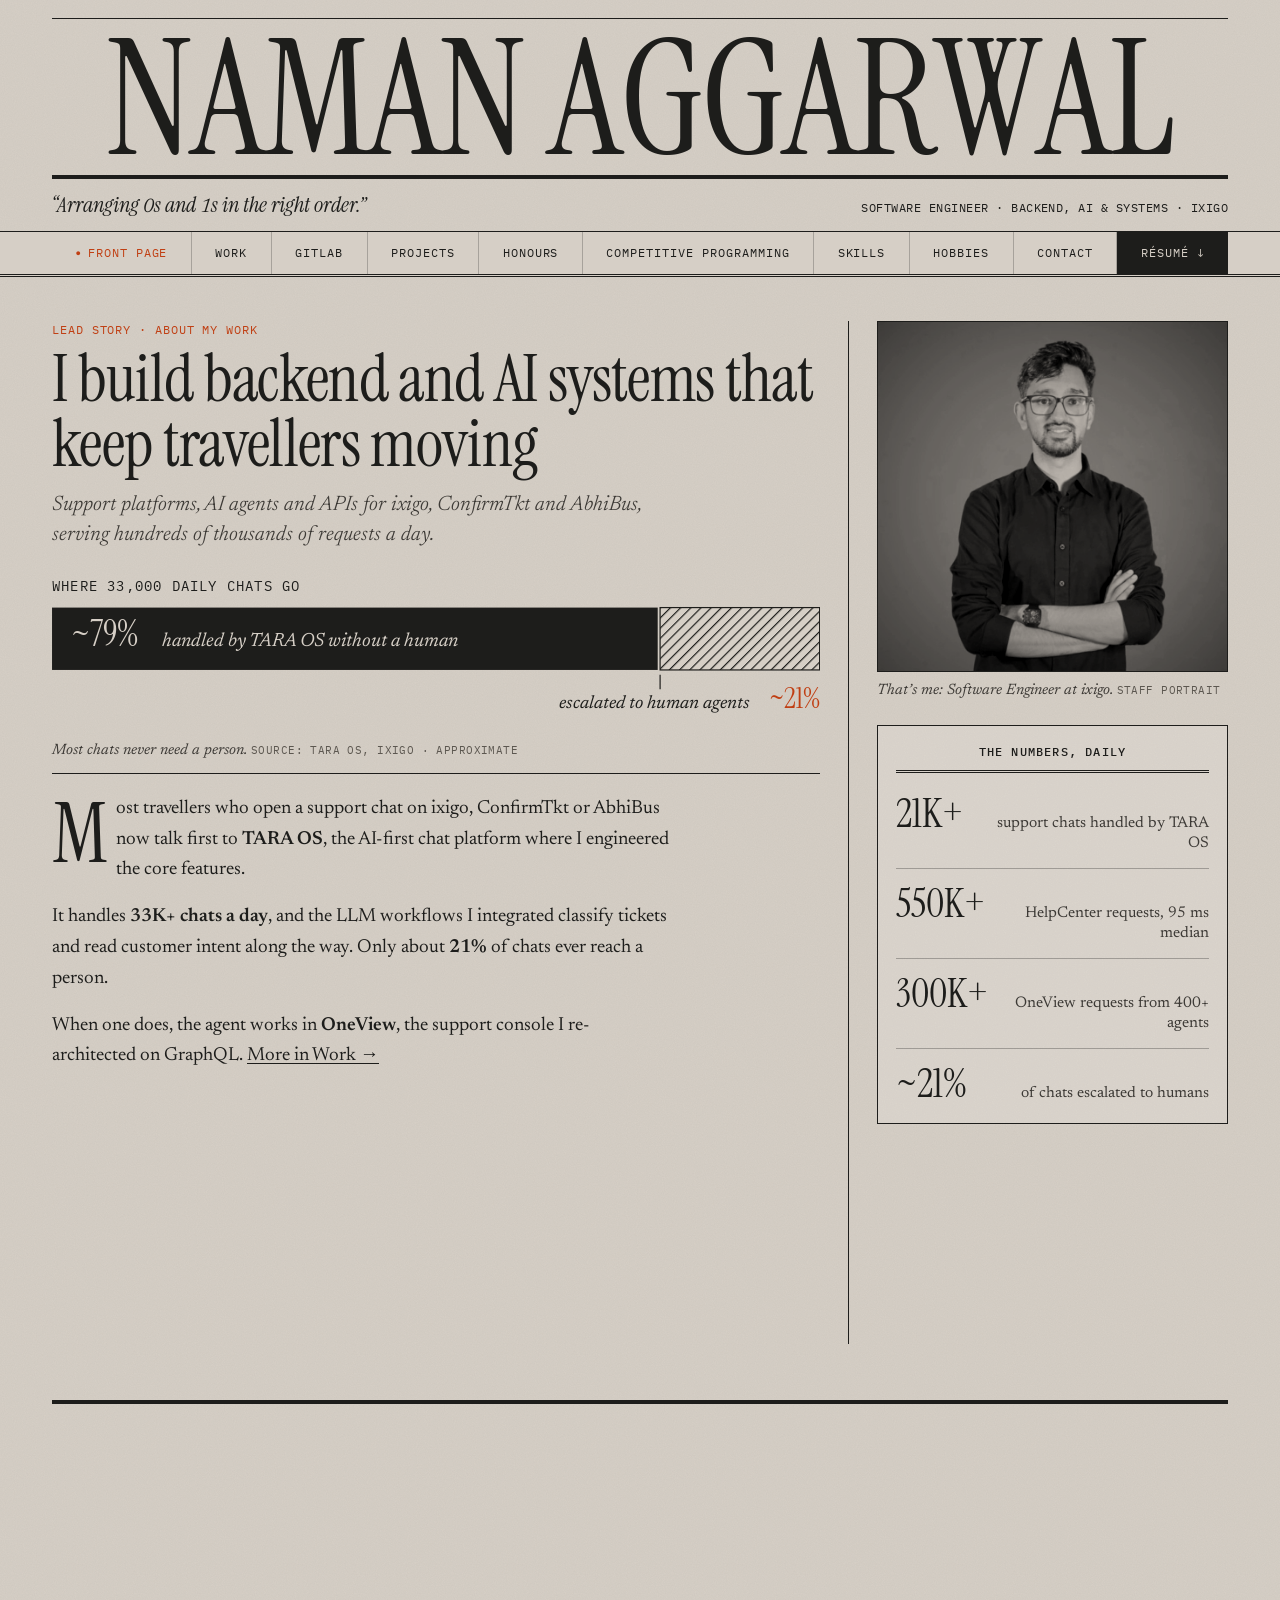
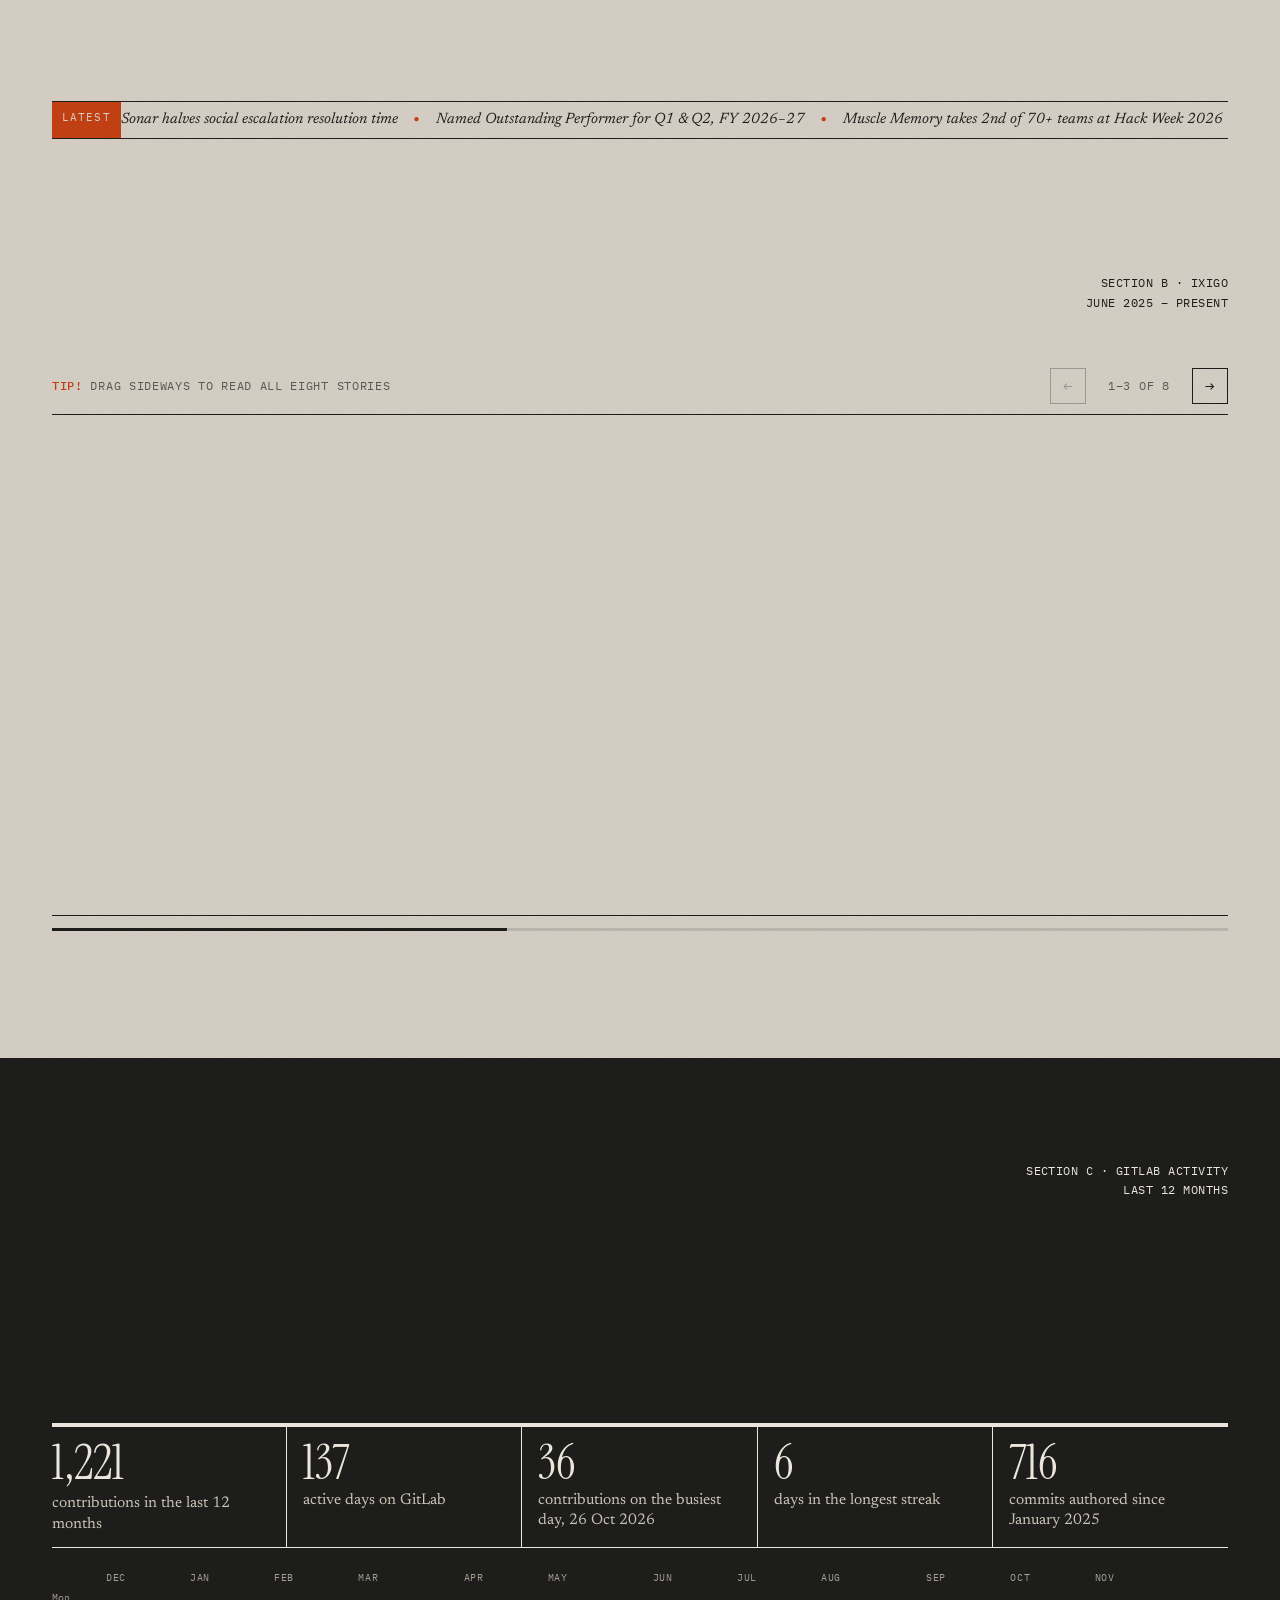
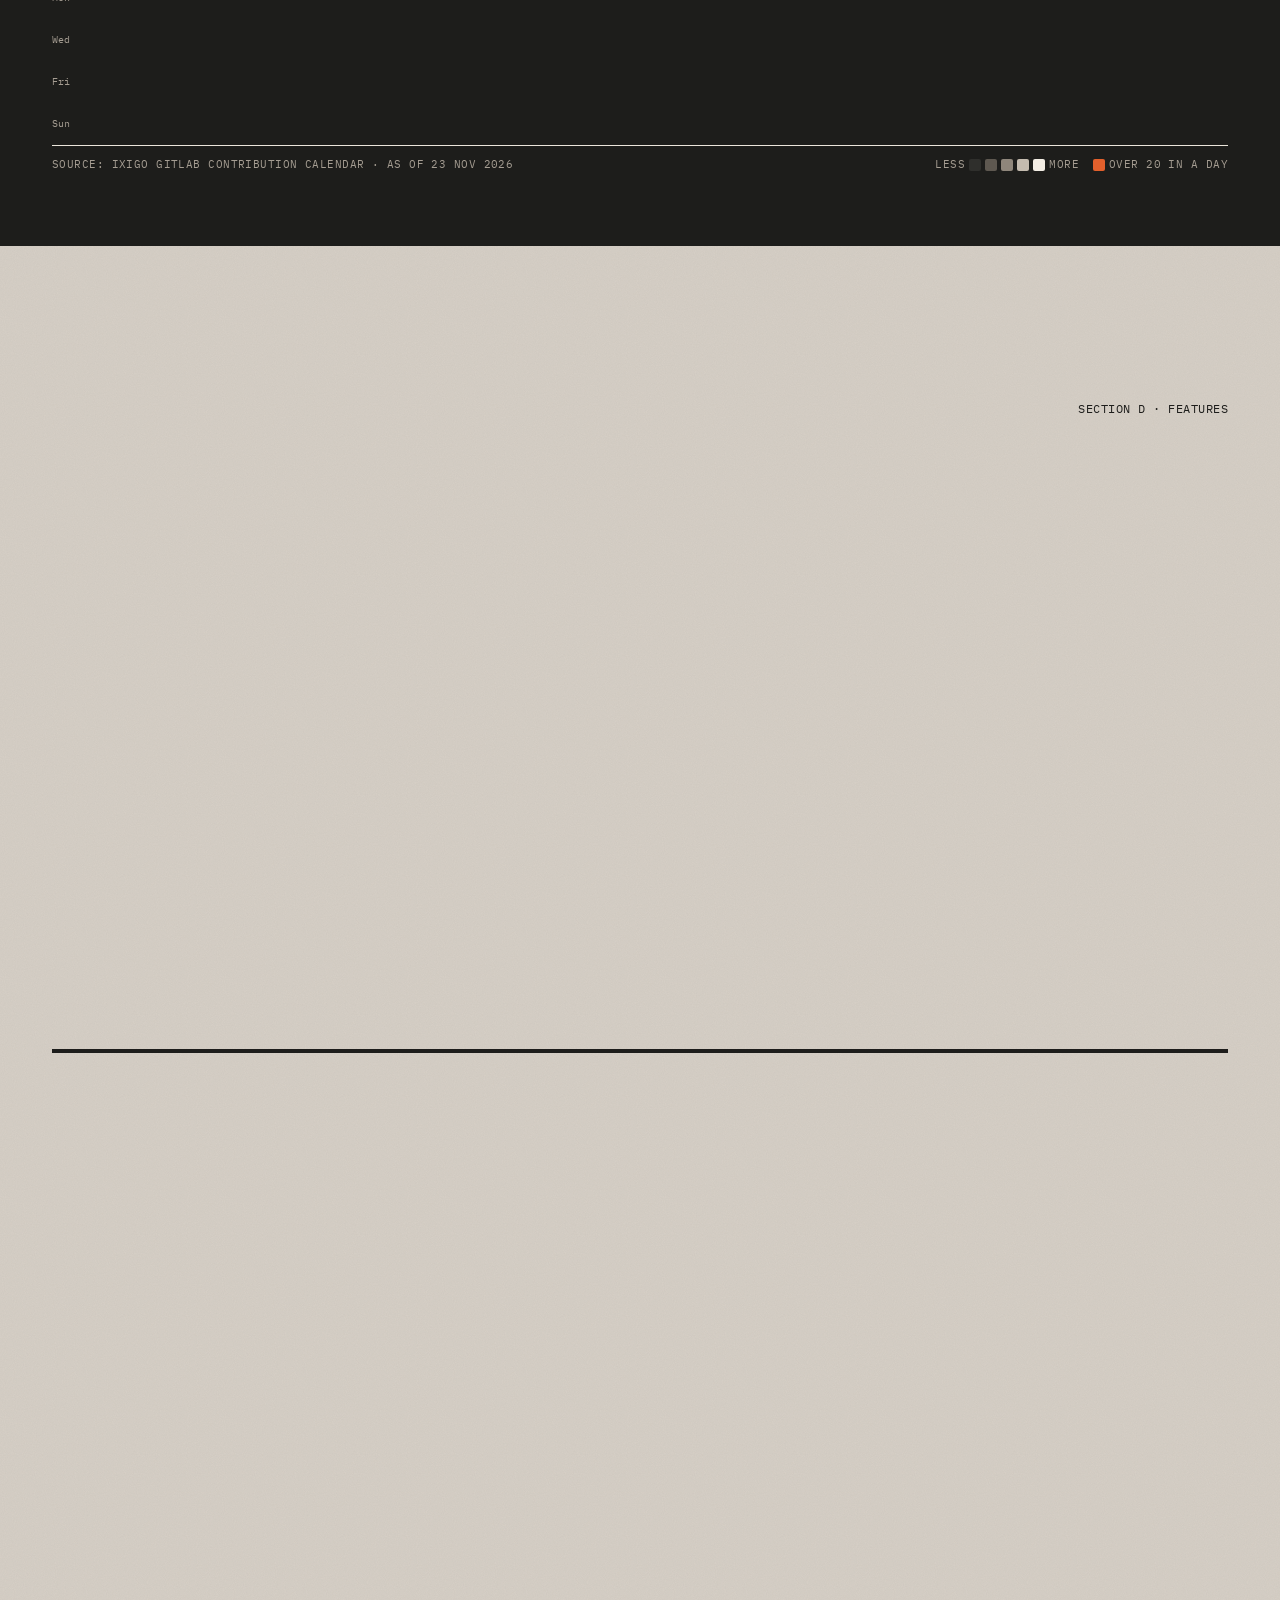
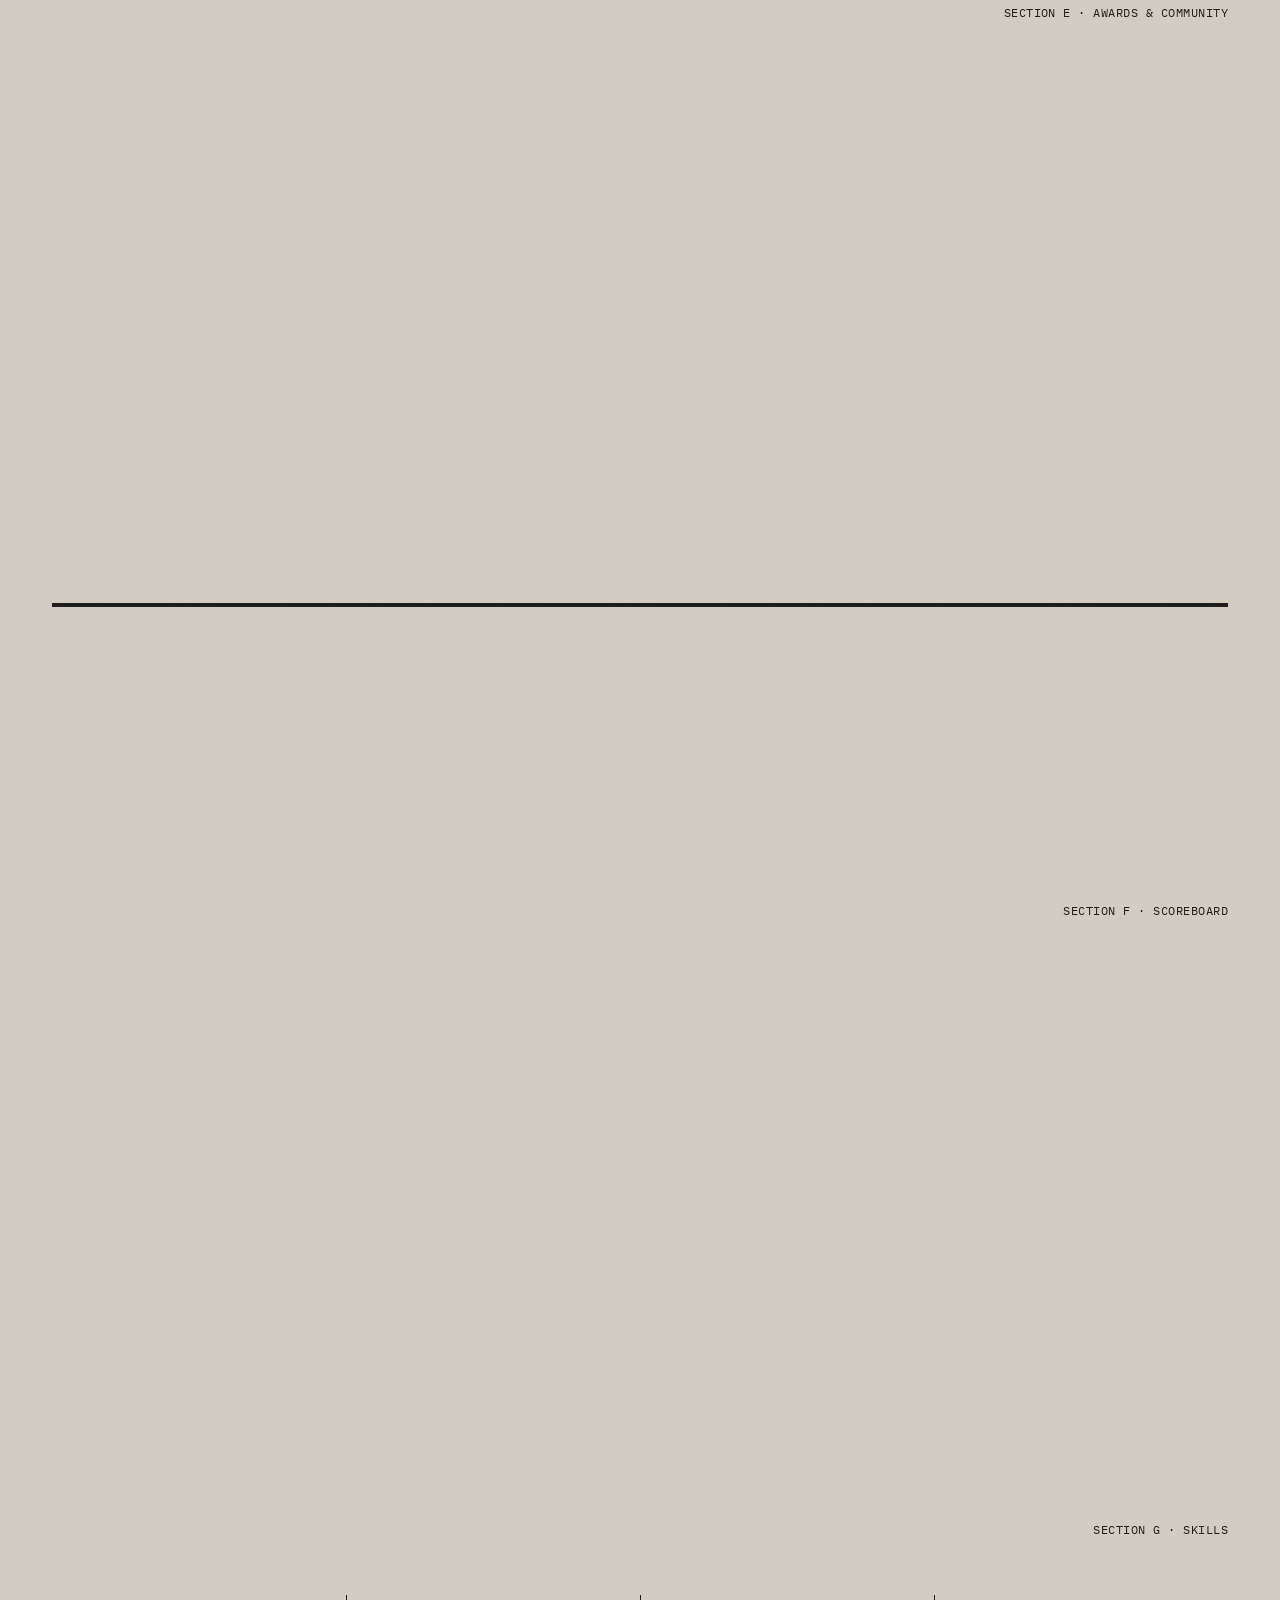
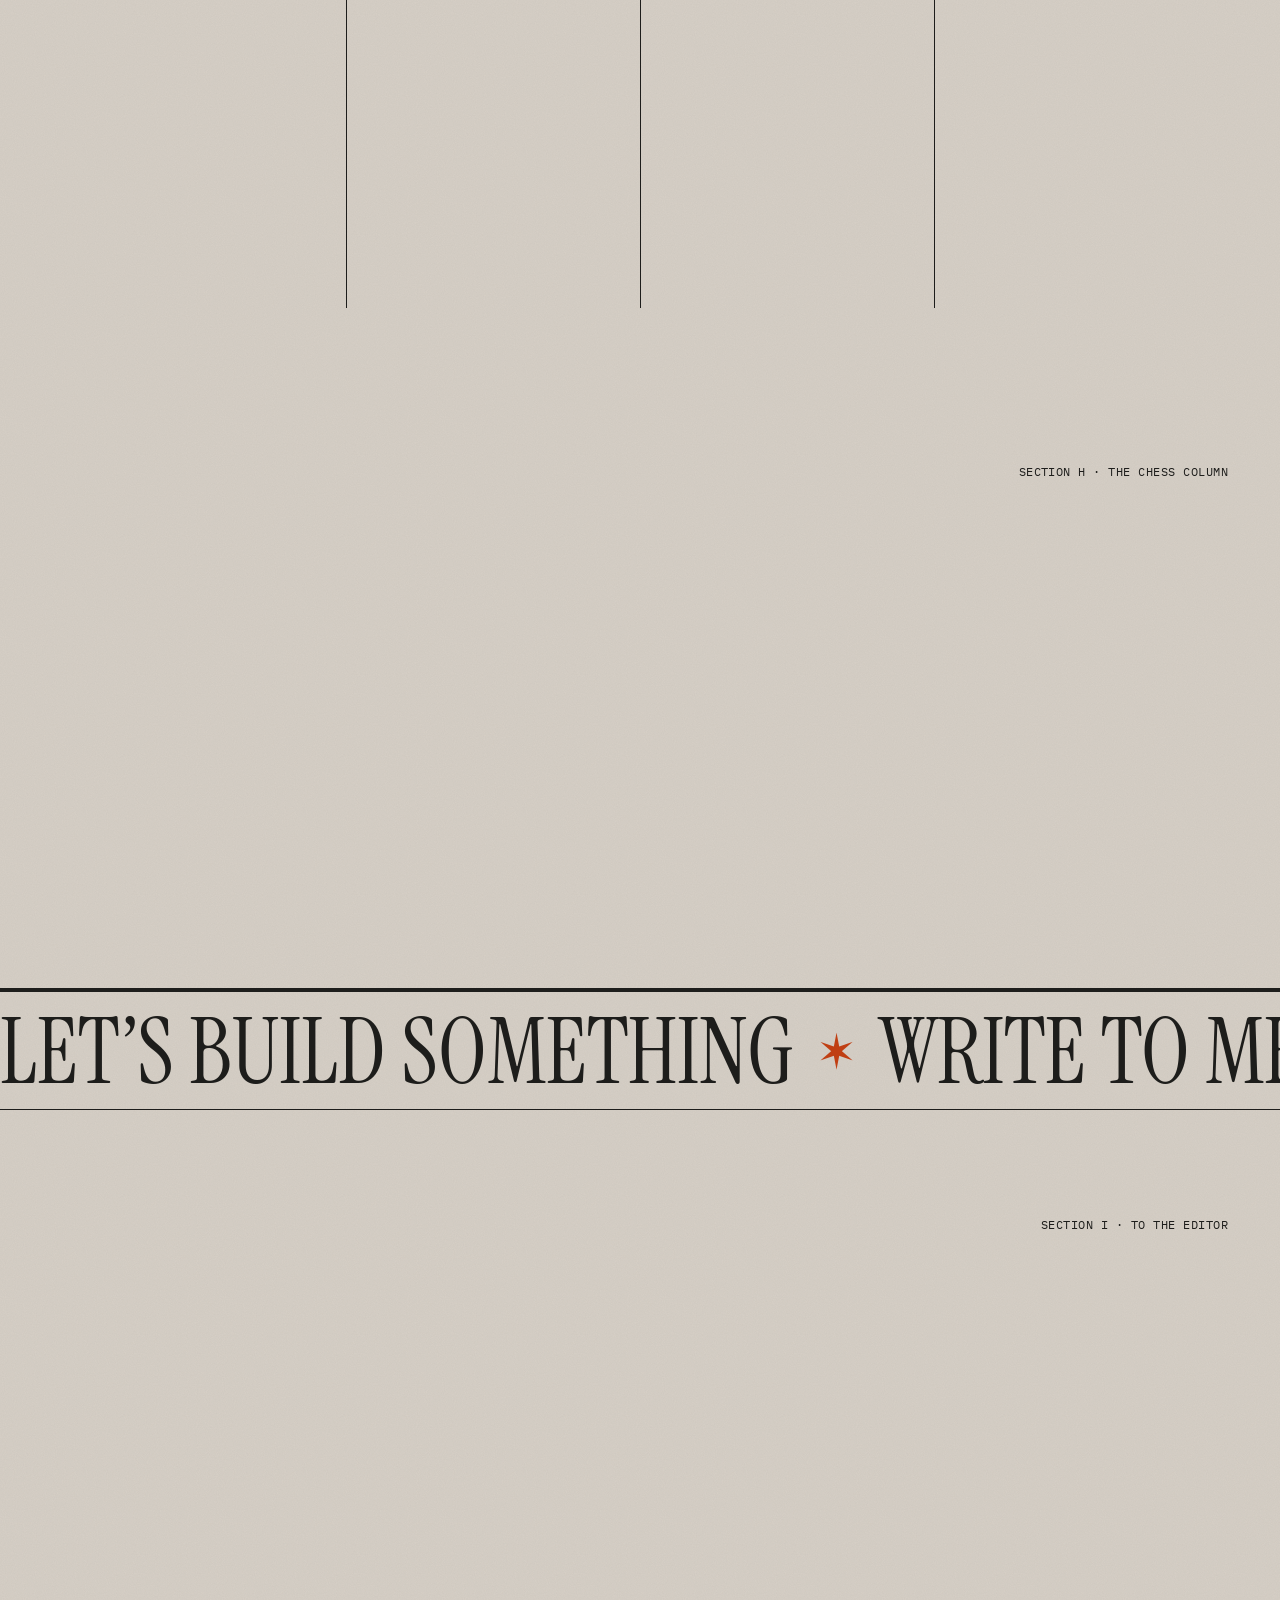
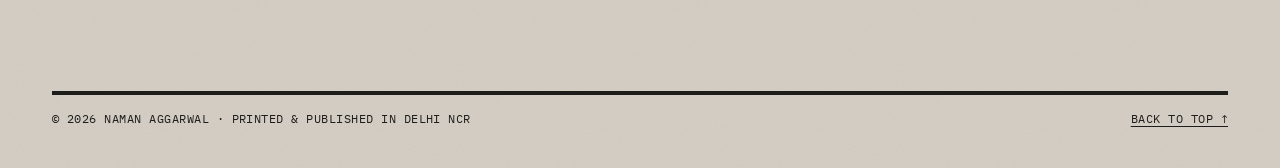
<file: index.html>
<!doctype html>
<html lang="en">
<head>
<meta charset="utf-8">
<meta name="viewport" content="width=device-width, initial-scale=1">
<title>Naman Aggarwal</title>
<meta name="description" content="Naman Aggarwal — Software Engineer at ixigo building backend systems, AI support platforms and LLM pipelines.">
<meta property="og:type" content="website">
<meta property="og:title" content="Naman Aggarwal">
<meta property="og:description" content="Software engineer at ixigo building backend systems, AI support platforms and LLM pipelines.">
<meta property="og:url" content="https://namanaggarwal21.github.io/Portfolio/">
<meta property="og:image" content="https://namanaggarwal21.github.io/Portfolio/assets/portrait.jpg">
<meta name="twitter:card" content="summary">
<script>
  (function () {
    var d = document.documentElement;
    d.classList.add('js');
    // Spinning-newspaper intro: once per browser session, never for reduced-motion visitors. Add ?intro to the URL to replay it.
    var skip = false;
    try {
      var reduce = window.matchMedia && matchMedia('(prefers-reduced-motion: reduce)').matches;
      var force = /[?&](intro|print)\b/.test(location.search);
      var seen = false;
      // if storage is unavailable we can't remember a visit, so don't replay the intro every time
      try { seen = sessionStorage.getItem('intro-seen') === '1'; } catch (e) { seen = true; }
      skip = reduce || (seen && !force);
    } catch (e) {}
    if (skip) d.classList.add('no-press');
  })();
</script>
<link rel="preconnect" href="https://fonts.googleapis.com">
<link rel="preconnect" href="https://fonts.gstatic.com" crossorigin>
<link href="https://fonts.googleapis.com/css2?family=Instrument+Serif:ital@0;1&family=Newsreader:ital,opsz,wght@0,6..72,300..700;1,6..72,300..700&family=IBM+Plex+Mono:wght@400;500&family=Caveat:wght@600&display=swap" rel="stylesheet">
<style>
  :root {
    --paper: #d6cfc6;
    --paper-dark: #cdc6be;
    --ink: #1d1d1b;
    --ink-soft: #3d3a36;
    --muted: #5c5750;
    --accent: #c03f13;
    --rule: #1d1d1b;
    --display: "Instrument Serif", "Times New Roman", serif;
    --body: "Newsreader", Georgia, serif;
    --mono: "IBM Plex Mono", ui-monospace, monospace;
    --max: 1240px;
    --gutter: 16px;
    color-scheme: light;
  }
  @media (min-width: 720px) { :root { --gutter: 32px; } }

  * { box-sizing: border-box; }
  html { scroll-behavior: smooth; -webkit-text-size-adjust: 100%; }
  @media (prefers-reduced-motion: reduce) { html { scroll-behavior: auto; } }

  body {
    margin: 0;
    background-color: var(--paper);
    /* faint paper grain */
    background-image: url("data:image/svg+xml,%3Csvg xmlns='http://www.w3.org/2000/svg' width='220' height='220'%3E%3Cfilter id='n'%3E%3CfeTurbulence type='fractalNoise' baseFrequency='.9' numOctaves='2' stitchTiles='stitch'/%3E%3CfeColorMatrix values='0 0 0 0 0.11 0 0 0 0 0.11 0 0 0 0 0.1 0 0 0 .06 0'/%3E%3C/filter%3E%3Crect width='100%25' height='100%25' filter='url(%23n)'/%3E%3C/svg%3E");
    color: var(--ink);
    font-family: var(--body);
    font-size: 18px;
    line-height: 1.62;
    font-optical-sizing: auto;
    overflow-x: hidden;
  }
  ::selection { background: var(--accent); color: var(--paper); }
  a { color: inherit; text-decoration-thickness: 1px; text-underline-offset: 3px; }
  a:hover { color: var(--accent); }
  :focus-visible { outline: 2px solid var(--accent); outline-offset: 3px; }
  img { max-width: 100%; display: block; }

  .wrap { max-width: var(--max); margin: 0 auto; padding-left: max(var(--gutter), env(safe-area-inset-left, 0px)); padding-right: max(var(--gutter), env(safe-area-inset-right, 0px)); }
  header.wrap { padding-top: 18px; }

  /* ---------- Small type helpers ---------- */
  .mono { font-family: var(--mono); font-size: 12px; letter-spacing: .04em; text-transform: uppercase; }
  .kicker { font-family: var(--mono); font-size: 11.5px; letter-spacing: .08em; text-transform: uppercase; color: var(--accent); margin: 0 0 8px; }
  .tag { display: inline-block; background: var(--accent); color: var(--paper); padding: 1px 6px; font-family: var(--mono); font-size: 10.5px; letter-spacing: .08em; text-transform: uppercase; vertical-align: 2px; }
  .rule { border: 0; border-top: 1px solid var(--rule); margin: 0; }
  .rule-thick { border: 0; border-top: 4px solid var(--rule); margin: 0; }
  .rule-double { border: 0; border-top: 3px double var(--rule); margin: 0; }

  /* ---------- Masthead ---------- */
  .ears {
    display: grid; grid-template-columns: 1fr auto 1fr; gap: 12px; align-items: center;
    padding: 14px 0 10px;
  }
  .ears > :last-child { text-align: right; }
  .ears .center { text-align: center; }
  @media (max-width: 640px) {
    .ears { grid-template-columns: 1fr 1fr; }
    .ears .center { display: none; }
  }

  .masthead {
    font-family: var(--display);
    font-weight: 400;
    text-transform: uppercase;
    text-align: center;
    line-height: .82;
    letter-spacing: -.015em;
    font-size: clamp(46px, 12.6vw, 168px);
    margin: 14px 0 10px;
    white-space: nowrap;
  }
  .motto {
    display: flex; justify-content: space-between; align-items: baseline; gap: 16px; flex-wrap: wrap;
    padding: 8px 0;
  }
  .motto em { font-family: var(--display); font-size: 22px; font-style: italic; }
  /* the display italic draws 1 like an l, so set the digits in the body face */
  .digits { font-family: var(--body); font-style: italic; font-size: .9em; font-variant-numeric: lining-nums; }

  /* ---------- Sticky section nav ---------- */
  .nav {
    position: sticky; top: env(safe-area-inset-top, 0px); z-index: 10;
    background-color: var(--paper);
    border-top: 1px solid var(--rule);
    border-bottom: 3px double var(--rule);
  }
  .nav ul {
    list-style: none; margin: 0 auto; padding: 0 var(--gutter);
    max-width: var(--max);
    display: flex; gap: 0; overflow-x: auto; scrollbar-width: none;
  }
  .nav ul::-webkit-scrollbar { display: none; }
  .nav li { flex: 0 0 auto; }
  .nav a {
    display: block; padding: 11px 14px; text-decoration: none;
    font-family: var(--mono); font-size: 12px; letter-spacing: .08em; text-transform: uppercase;
    border-right: 1px solid rgba(29,29,27,.25);
  }
  .nav li:first-child a { padding-left: 0; }
  .nav a.active { color: var(--accent); }
  .nav a.active::before { content: "● "; font-size: 9px; vertical-align: 1px; }
  .nav .resume { margin-left: auto; }
  .nav .resume a { border-right: 0; background: var(--ink); color: var(--paper); padding-left: 14px; }
  .nav .resume a:hover { background: var(--accent); color: var(--paper); }
  /* wide screens: share the full width between the sections, so there's no empty gap before Résumé */
  @media (min-width: 1080px) {
    .nav li { flex: 1 1 auto; }
    .nav a { text-align: center; }
    .nav li:first-child a { padding-left: 14px; }
    .nav .resume { margin-left: 0; }
  }

  section { scroll-margin-top: 56px; }
  /* paint the phone status-bar band above the sticky menu */
  body::before { content: ""; position: fixed; inset: 0 0 auto; height: env(safe-area-inset-top, 0px); z-index: 11; background-color: var(--paper); }

  /* ---------- Section flags ---------- */
  .flag {
    display: flex; justify-content: space-between; align-items: flex-end; gap: 16px;
    border-bottom: 4px solid var(--rule); padding: 104px 0 10px; margin-bottom: 36px;
  }
  .flag h2 {
    font-family: var(--display); font-weight: 400; text-transform: uppercase;
    font-size: clamp(40px, 7vw, 88px); line-height: .85; margin: 0; letter-spacing: -.01em;
  }
  .flag .mono { text-align: right; padding-bottom: 6px; }

  /* ---------- Headlines ---------- */
  .h-lead { font-family: var(--display); font-weight: 400; font-size: clamp(36px, 5.4vw, 66px); line-height: .98; margin: 0 0 14px; letter-spacing: -.01em; }
  .h-feature { font-family: var(--display); font-weight: 400; font-size: clamp(30px, 3.8vw, 46px); line-height: 1; margin: 0 0 12px; }
  .h-card { font-family: var(--display); font-weight: 400; font-size: 32px; line-height: 1.04; margin: 0 0 12px; text-wrap: balance; }
  .deck { font-style: italic; font-size: 21px; line-height: 1.45; color: var(--ink-soft); margin: 0 0 22px; font-weight: 350; max-width: 52ch; }
  .byline { font-family: var(--mono); font-size: 11.5px; letter-spacing: .06em; text-transform: uppercase; color: var(--muted); padding: 8px 0; border-top: 1px solid var(--rule); border-bottom: 1px solid var(--rule); margin-bottom: 16px; }

  p { margin: 0 0 16px; }
  .lead-body { max-width: 62ch; font-size: 19px; }
  .cols-2 { column-count: 2; column-gap: 28px; column-rule: 1px solid rgba(29,29,27,.35); }
  .cols-2 p { break-inside: avoid-column; }
  @media (max-width: 720px) { .cols-2 { column-count: 1; } }
  .dropcap::first-letter {
    font-family: var(--display); float: left; font-size: 84px; line-height: .8; padding: 6px 8px 0 0;
  }
  .stack { font-family: var(--mono); font-size: 11.5px; letter-spacing: .02em; color: var(--muted); border-top: 1px dotted var(--rule); padding-top: 8px; margin-top: 12px; }
  b, strong { font-weight: 600; }

  /* ---------- Front page ---------- */
  .front { display: grid; grid-template-columns: 1fr; gap: 36px; padding-top: 44px; }
  @media (min-width: 960px) {
    .front { grid-template-columns: minmax(0, 2.1fr) minmax(0, 1fr); gap: 0; }
    .front > .lead { padding-right: 28px; border-right: 1px solid var(--rule); }
    .front > aside { padding-left: 28px; }
  }

  .glance { border: 1px solid var(--rule); padding: 16px 18px; margin-bottom: 24px; background: rgba(255,255,255,.12); }
  .glance h3 { font-family: var(--mono); font-weight: 500; font-size: 12px; letter-spacing: .1em; text-transform: uppercase; margin: 0 0 6px; text-align: center; border-bottom: 3px double var(--rule); padding-bottom: 8px; }
  .stat { display: flex; justify-content: space-between; align-items: baseline; gap: 14px; padding: 14px 0; border-bottom: 1px solid rgba(29,29,27,.3); }
  .stat:last-child { border-bottom: 0; padding-bottom: 2px; }
  .stat .num { font-family: var(--display); font-size: 40px; line-height: 1; white-space: nowrap; }
  .stat .lbl { font-size: 15.5px; line-height: 1.3; text-align: right; color: var(--ink-soft); }

  .index { margin-bottom: 8px; }
  .lead .index { margin-top: 40px; }
  @media (min-width: 720px) { .lead .index ol { column-count: 2; column-gap: 32px; } .lead .index li { break-inside: avoid; } }
  .index h3 { font-family: var(--mono); font-weight: 500; font-size: 12px; letter-spacing: .1em; text-transform: uppercase; margin: 0 0 4px; padding-bottom: 6px; border-bottom: 1px solid var(--rule); }
  .index ol { list-style: none; margin: 0; padding: 0; }
  .index li a { display: flex; gap: 8px; align-items: baseline; padding: 7px 0; text-decoration: none; border-bottom: 1px dotted rgba(29,29,27,.5); }
  .index li a span:first-child { flex: 1; font-size: 16.5px; }
  .index li a .dots { flex: 0 0 auto; font-family: var(--mono); font-size: 12px; color: var(--muted); }
  .index li a:hover .dots { color: var(--accent); }

  .profile { display: grid; grid-template-columns: 1fr; gap: 0; border-top: 4px solid var(--rule); margin-top: 56px; }
  .profile > div { padding: 24px 0; border-bottom: 1px solid var(--rule); }
  @media (min-width: 820px) {
    .profile { grid-template-columns: repeat(3, 1fr); }
    .profile > div { padding: 24px 28px; border-bottom: 0; border-right: 1px solid var(--rule); }
    .profile > div:first-child { padding-left: 0; }
    .profile > div:last-child { border-right: 0; padding-right: 0; }
  }
  .profile h3 { font-family: var(--display); font-weight: 400; font-size: 26px; line-height: 1.05; margin: 0 0 8px; }
  .profile p { font-size: 17.5px; }

  /* ---------- Work: a strip of stories you drag sideways ---------- */
  .strip-head { display: flex; justify-content: space-between; align-items: center; gap: 16px; flex-wrap: wrap; margin-bottom: 10px; font-family: var(--mono); font-size: 11.5px; letter-spacing: .06em; text-transform: uppercase; color: var(--muted); }
  .strip-head b { color: var(--accent); font-weight: 500; }
  .strip-ctrl { display: inline-flex; align-items: center; gap: 10px; }
  .strip-count { min-width: 7.5em; text-align: center; font-variant-numeric: tabular-nums; }
  .strip-btn { font: inherit; font-size: 16px; line-height: 1; width: 36px; height: 36px; border: 1px solid var(--rule); background: transparent; color: var(--ink); cursor: pointer; }
  .strip-btn:hover:not(:disabled) { background: var(--ink); color: var(--paper); }
  .strip-btn:disabled { opacity: .3; cursor: default; }
  .strip { display: flex; overflow-x: auto; overscroll-behavior-x: contain; scroll-snap-type: x proximity; scrollbar-width: none; border-top: 1px solid var(--rule); border-bottom: 1px solid var(--rule); cursor: grab; }
  .strip::-webkit-scrollbar { display: none; }
  .strip.dragging { cursor: grabbing; scroll-snap-type: none; user-select: none; -webkit-user-select: none; }
  .strip > article { flex: 0 0 min(380px, 82vw); scroll-snap-align: start; padding: 28px 32px 32px; border-right: 1px solid var(--rule); min-width: 0; }
  .strip > article:first-child { padding-left: 0; }
  .strip > article:last-child { border-right: 0; }
  .strip p { font-size: 18px; }
  .strip-progress { height: 3px; background: rgba(29,29,27,.14); margin-top: 12px; }
  .strip-progress i { display: block; height: 100%; width: 33%; background: var(--ink); }
  @media (max-width: 719px) { .strip { align-items: flex-start; } .strip > article { padding: 24px 22px 26px; } .strip-head .tip { flex-basis: 100%; } }
  .figure-num { font-family: var(--display); font-size: 22px; font-style: italic; color: var(--accent); }

  .timeline { display: flex; flex-wrap: wrap; gap: 8px 28px; padding: 14px 0 0; }
  .timeline div { font-size: 15.5px; }
  .timeline b { font-family: var(--display); font-weight: 400; font-size: 21px; }

  /* ---------- Photos ---------- */
  figure { margin: 0; }
  .photo { border: 1px solid var(--rule); overflow: hidden; background: var(--paper-dark); }
  .photo img {
    width: 100%; height: 100%; object-fit: cover;
    filter: grayscale(1) contrast(1.12) brightness(1.02);
    mix-blend-mode: multiply;
    transition: filter .4s ease;
  }
  .photo:hover img { filter: none; mix-blend-mode: normal; }
  @media (hover: none) { .photo img { filter: grayscale(.25) contrast(1.05); mix-blend-mode: normal; } }
  figcaption { font-size: 15px; font-style: italic; color: var(--ink-soft); padding: 8px 0 0; line-height: 1.4; }
  figcaption .mono { font-style: normal; font-size: 10.5px; color: var(--muted); }

  /* ---------- Features (Projects) ---------- */
  .feature { display: grid; grid-template-columns: 1fr; gap: 22px; }
  @media (min-width: 960px) {
    .feature { grid-template-columns: minmax(0, 1.25fr) minmax(0, 1fr); gap: 0; }
    .feature > :first-child { padding-right: 28px; border-right: 1px solid var(--rule); }
    .feature > :last-child { padding-left: 28px; }
  }
  .feature .photo { aspect-ratio: 4 / 3; }
  .second-feature { border-top: 4px solid var(--rule); margin-top: 56px; padding-top: 28px; display: grid; grid-template-columns: 1fr; gap: 16px; }
  @media (min-width: 960px) {
    .second-feature { grid-template-columns: minmax(0, 1.4fr) minmax(0, 1fr); gap: 0; align-items: center; }
    .second-feature > :first-child { padding-right: 36px; }
    .second-feature > :last-child { padding-left: 36px; border-left: 1px solid var(--rule); }
  }
  .pull { font-family: var(--display); font-style: italic; font-size: 28px; line-height: 1.15; border-top: 1px solid var(--rule); border-bottom: 1px solid var(--rule); padding: 14px 0; margin: 16px 0; }
  .pull::before { content: "“"; color: var(--accent); }
  .pull::after { content: "”"; color: var(--accent); }

  /* ---------- Honours ---------- */
  .honours { display: grid; grid-template-columns: 1fr; gap: 26px; }
  @media (min-width: 820px) {
    .honours { grid-template-columns: repeat(2, minmax(0, 1fr)); gap: 0; }
    .honours > article:first-child { padding-right: 26px; border-right: 1px solid var(--rule); }
    .honours > article:last-child { padding-left: 26px; }
  }
  .honours .photo { aspect-ratio: 16 / 9; margin-bottom: 4px; }
  .briefs { margin-top: 44px; border-top: 4px solid var(--rule); display: grid; grid-template-columns: 1fr; }
  .briefs > div { padding: 14px 0; border-bottom: 1px solid var(--rule); }
  @media (min-width: 720px) {
    .briefs { grid-template-columns: repeat(2, 1fr); }
    .briefs > div { padding: 14px 22px; border-bottom: 0; }
    .briefs > div:first-child { padding-left: 0; border-right: 1px solid var(--rule); }
  }
  .briefs h4 { font-family: var(--display); font-weight: 400; font-size: 24px; margin: 0 0 4px; line-height: 1.1; }
  .briefs p { font-size: 17px; margin: 0; }

  /* ---------- Sports (Competitive programming) ---------- */
  .scoreboard-wrap { overflow-x: auto; border-top: 1px solid var(--rule); border-bottom: 4px solid var(--rule); }
  table { width: 100%; border-collapse: collapse; min-width: 560px; }
  th, td { text-align: left; padding: 12px 14px 12px 0; border-bottom: 1px solid rgba(29,29,27,.35); vertical-align: baseline; }
  tr:last-child td { border-bottom: 0; }
  th { font-family: var(--mono); font-weight: 500; font-size: 11.5px; letter-spacing: .08em; text-transform: uppercase; color: var(--muted); border-bottom: 1px solid var(--rule); }
  td.platform { font-family: var(--display); font-size: 26px; white-space: nowrap; }
  td.rating { font-family: var(--display); font-size: 34px; line-height: 1; white-space: nowrap; }
  td .mono { font-size: 11px; color: var(--muted); display: block; margin-top: 2px; }

  /* ---------- Extra figures ---------- */
  .portrait { margin-bottom: 24px; }
  .portrait .photo { aspect-ratio: 1 / 1; }
  .portrait img { object-position: center 30%; }
  .infographic { margin: 4px 0 20px; padding-bottom: 12px; border-bottom: 1px solid var(--rule); }
  .infographic svg { width: 100%; height: auto; display: block; }
  .diagram { margin: 0 auto; max-width: 340px; }
  .diagram svg { width: 100%; height: auto; display: block; }

  /* ---------- Hobbies (Chess) ---------- */
  .chess { display: grid; grid-template-columns: 1fr; gap: 24px; }
  @media (min-width: 900px) {
    .chess { grid-template-columns: minmax(0, 300px) minmax(0, 1fr); gap: 0; align-items: center; }
    .chess > :first-child { padding-right: 28px; border-right: 1px solid var(--rule); }
    .chess > :last-child { padding-left: 28px; }
  }
  .board svg { width: 100%; max-width: 300px; height: auto; display: block; }
  .board .pieces { font-family: "Apple Symbols", "Segoe UI Symbol", "Noto Sans Symbols 2", "DejaVu Sans", serif; }
  .ratings { display: grid; grid-template-columns: repeat(3, minmax(0, 1fr)); border-top: 4px solid var(--rule); border-bottom: 1px solid var(--rule); margin: 6px 0 14px; }
  .ratings > div { padding: 12px 10px; border-right: 1px solid var(--rule); min-width: 0; }
  .ratings > div:first-child { padding-left: 0; }
  .ratings > div:last-child { border-right: 0; }
  @media (min-width: 560px) { .ratings > div { padding: 14px 16px; } }
  @media (max-width: 559px) { .ratings .big { font-size: 32px !important; } .ratings .kicker { font-size: 10px; } }
  .ratings .kicker { margin-bottom: 4px; }
  .ratings .big { font-family: var(--display); font-size: 44px; line-height: 1; }
  .ratings .mono { font-size: 11px; color: var(--muted); margin: 4px 0 0; }

  /* ---------- Classifieds (Skills) ---------- */
  .classifieds { column-count: 1; column-gap: 0; column-rule: 1px solid var(--rule); }
  @media (min-width: 640px) { .classifieds { column-count: 2; } }
  @media (min-width: 1020px) { .classifieds { column-count: 4; } }
  .ad { break-inside: avoid; border: 1px solid var(--rule); padding: 18px 20px; margin: 0 0 20px; background: rgba(255,255,255,.1); }
  @media (min-width: 640px) { .ad { margin: 0 16px 16px; } }
  .ad h4 { font-family: var(--mono); font-weight: 500; font-size: 12px; letter-spacing: .1em; text-transform: uppercase; margin: 0 0 8px; padding-bottom: 6px; border-bottom: 3px double var(--rule); }
  .ad p { font-size: 17px; line-height: 1.45; margin: 0; }
  .ad.inverse { background: var(--ink); color: var(--paper); }
  .ad.inverse h4 { border-color: var(--paper); }
  .ad.inverse a { color: var(--paper); }

  /* ---------- Contact ---------- */
  .letters { display: grid; grid-template-columns: 1fr; gap: 24px; }
  @media (min-width: 900px) {
    .letters { grid-template-columns: minmax(0, 1.75fr) minmax(0, 1fr); gap: 0; align-items: center; }
    .letters > :first-child { padding-right: 28px; }
    .letters > :last-child { padding-left: 28px; border-left: 1px solid var(--rule); }
  }
  .email-big { font-family: var(--body); font-weight: 400; letter-spacing: -.01em; font-size: clamp(20px, 2.5vw, 32px); line-height: 1.15; word-break: break-all; display: inline-block; margin: 6px 0 14px; }
  .links { list-style: none; margin: 0; padding: 0; border-top: 1px solid var(--rule); }
  .links a { display: flex; justify-content: space-between; gap: 12px; padding: 12px 0; border-bottom: 1px solid var(--rule); text-decoration: none; font-size: 19px; }
  .links a span:last-child { font-family: var(--mono); font-size: 12px; color: var(--muted); align-self: center; }
  .links a:hover span:last-child { color: var(--accent); }

  footer { margin-top: 64px; border-top: 4px solid var(--rule); }

  /* ---------- Editor's red pen ---------- */
  .pen { position: relative; display: inline-block; }
  .pen-ink { position: absolute; pointer-events: none; overflow: visible; }
  .pen-ink path { fill: none; stroke: var(--accent); stroke-width: 2.4; stroke-linecap: round; stroke-linejoin: round; }
  .pen-note {
    position: absolute; left: 100%; top: -1.1em; margin-left: 4px; pointer-events: none;
    font-family: "Caveat", "Bradley Hand", cursive; font-weight: 600; font-style: normal; font-size: 23px; line-height: 1;
    letter-spacing: 0; text-transform: none; color: var(--accent); white-space: nowrap; transform: rotate(-8deg);
  }
  @media (max-width: 719px) { .pen-note { display: none; } }

  /* ---------- Newspaper intro: arrives folded, unfolds, zooms into the page (real-time 3D) ---------- */
  .press {
    position: fixed; inset: 0; z-index: 100; overflow: hidden;
    display: grid; place-items: center;
    background: radial-gradient(ellipse at 50% 45%, #3b3733 0%, #1d1d1b 58%, #0f0e0d 100%);
    perspective: 1600px; perspective-origin: 50% 45%;
  }
  .no-press .press { display: none; }
  .press.skip { opacity: 0; transition: opacity .2s ease; }
  .press.zoom { opacity: 0; transition: opacity .45s ease .4s; }

  /* outer layer: keeps the folded half centred, then slides the full sheet into place as it opens */
  .paper-lift { transform-style: preserve-3d; transform: translateY(25%); transition: transform .8s cubic-bezier(.45,0,.2,1); }
  .press.unfold .paper-lift { transform: none; }
  .press.zoom .paper-lift { transform: scale(var(--zoom, 3)); transition: transform .85s cubic-bezier(.6,0,.3,1); }

  /* the sheet: one gentle turn in from the distance, folded */
  .paper {
    position: relative; container-type: inline-size;
    width: min(86vw, 58vh); aspect-ratio: .72;
    transform-style: preserve-3d; transform-origin: 50% 25%;
    animation: paper-in 1.1s cubic-bezier(.22,.9,.3,1) both;
  }
  /* no opacity here: fading a 3D element makes the browser flatten it and show the back of the fold */
  @keyframes paper-in {
    0%   { transform: translate3d(0, 0, -2600px) rotateX(32deg) rotateZ(-340deg); }
    82%  { transform: translate3d(0, 0, 24px) rotateX(3deg) rotateZ(1.5deg); }
    100% { transform: none; }
  }
  .paper-half { position: absolute; left: 0; right: 0; height: 50%; }
  .paper-top {
    top: 0; display: flex; flex-direction: column; gap: 1.8cqw; padding: 4.5cqw 5cqw 2.4cqw;
    background-color: var(--paper); color: var(--ink);
    box-shadow: 0 30px 70px rgba(0,0,0,.5), 0 6px 16px rgba(0,0,0,.3);
  }
  /* soft shading along the fold while the sheet is closed */
  .paper-top::after { content: ""; position: absolute; left: 0; right: 0; bottom: 0; height: 22%; pointer-events: none; background: linear-gradient(to top, rgba(0,0,0,.14), transparent); transition: opacity .8s ease; }
  .press.unfold .paper-top::after { opacity: .25; }
  /* bottom half: hinged on the fold, tucked up behind the front; it swings down from behind, so only the printed side shows */
  .paper-bottom { top: 50%; transform-style: preserve-3d; transform-origin: 50% 0; transform: rotateX(-180deg) translateZ(1px); transition: transform .8s cubic-bezier(.45,0,.2,1); }
  .press.unfold .paper-bottom { transform: rotateX(0deg) translateZ(0); }
  .paper-face { position: absolute; inset: 0; backface-visibility: hidden; -webkit-backface-visibility: hidden; background-color: var(--paper); }
  .paper-front { padding: 2.4cqw 5cqw 4.5cqw; color: var(--ink); box-shadow: 0 30px 70px rgba(0,0,0,.45); }
  .paper-front::after { content: ""; position: absolute; inset: 0; pointer-events: none; background: linear-gradient(to bottom, rgba(0,0,0,.32), rgba(0,0,0,.08)); transition: opacity .8s cubic-bezier(.45,0,.2,1); }
  .press.unfold .paper-front::after { opacity: 0; }
  /* reverse side: blank newsprint with faint show-through */
  .paper-back { transform: rotateX(180deg); background: #cec6bc repeating-linear-gradient(to bottom, rgba(29,29,27,.05) 0 .55cqw, transparent .55cqw 1.7cqw); }

  .paper-ears { display: flex; justify-content: space-between; font-family: var(--mono); font-size: 1.7cqw; letter-spacing: .08em; text-transform: uppercase; border-bottom: .25cqw solid var(--rule); padding-bottom: 1cqw; }
  .paper-mast { font-family: var(--display); text-transform: uppercase; text-align: center; white-space: nowrap; font-size: 11.6cqw; line-height: .85; letter-spacing: -.015em; }
  .paper-rule { border-top: .9cqw solid var(--rule); }
  .paper-motto { display: flex; justify-content: space-between; align-items: baseline; gap: 2cqw; font-family: var(--display); font-style: italic; font-size: 2.6cqw; border-bottom: .25cqw solid var(--rule); padding-bottom: 1.2cqw; }
  .paper-motto > span { font-family: var(--mono); font-style: normal; font-size: 1.5cqw; letter-spacing: .06em; text-transform: uppercase; }
  .paper-head { font-family: var(--display); font-size: 6.4cqw; line-height: 1; text-wrap: balance; }
  .paper-extra { align-self: flex-start; font-family: var(--mono); font-size: 2.1cqw; letter-spacing: .14em; text-transform: uppercase; color: var(--paper); background: var(--accent); padding: .5cqw 1.4cqw; transform: rotate(-2deg); }
  .paper-hello { font-size: 15cqw; line-height: .9; letter-spacing: -.01em; }
  .paper-sub { font-family: var(--body); font-style: italic; font-size: 2.6cqw; line-height: 1.3; color: var(--ink-soft); }
  .paper-body { height: 100%; display: grid; grid-template-columns: 2fr 1fr; gap: 3cqw; }
  .paper-cols { display: grid; grid-template-columns: 1fr 1fr; gap: 2.5cqw; }
  .paper-cols i, .paper-side i { display: block; background: repeating-linear-gradient(to bottom, rgba(29,29,27,.4) 0 .55cqw, transparent .55cqw 1.7cqw); }
  .paper-side { display: flex; flex-direction: column; gap: 2cqw; }
  .paper-photo { aspect-ratio: 1; background: #8f867b url("assets/portrait.jpg") center 30% / cover no-repeat; filter: grayscale(1) contrast(1.1); }
  .paper-side i { flex: 1; }
  .press-hint { position: absolute; left: 0; right: 0; bottom: max(24px, env(safe-area-inset-bottom, 0px)); text-align: center; font-family: var(--mono); font-size: 10px; letter-spacing: .25em; text-transform: uppercase; color: rgba(214,207,198,.55); }
  /* while the intro runs, hold the masthead's own animation until the page is revealed */
  @media (prefers-reduced-motion: no-preference) {
    .js:not(.no-press) .masthead .ch { animation-delay: calc(var(--i) * 45ms + 2400ms); }
    .js:not(.no-press) header .rule { animation-delay: 2.3s; }
    .js:not(.no-press) header .rule-thick { animation-delay: 2.7s; }
    .js:not(.no-press) .motto, .js:not(.no-press) .ticker { animation-delay: 3s; }
  }

  /* ---------- Ticker ---------- */
  .ticker { display: flex; align-items: stretch; border-top: 1px solid var(--rule); border-bottom: 1px solid var(--rule); overflow: hidden; margin-top: 48px; }
  .ticker-label { flex: 0 0 auto; background: var(--accent); color: var(--paper); font-family: var(--mono); font-size: 11px; letter-spacing: .1em; text-transform: uppercase; padding: 7px 10px; position: relative; z-index: 1; }
  .ticker-window { flex: 1; overflow: hidden; position: relative; }
  .ticker-track { display: flex; width: max-content; }
  .ticker-track span { white-space: nowrap; padding: 6px 0; font-size: 15px; font-style: italic; }
  .ticker-track b { font-family: var(--mono); font-style: normal; font-weight: 400; font-size: 10px; color: var(--accent); padding: 0 16px; vertical-align: 1px; }

  /* ---------- Chess answer pieces ---------- */
  .board svg { cursor: pointer; }
  /* Reverse (closing the answer) is instant-ish; the delays below only apply when the move is played. */
  #rook-e1 { transition: transform .5s cubic-bezier(.65,0,.35,1), fill .2s ease, opacity .4s ease; }
  #king-g8 { transition: fill .2s ease, opacity .4s ease, transform .5s ease; }
  #mate-square, #check-square { opacity: 0; transition: opacity .2s ease; }
  #mate-arrow { stroke-dasharray: 262; stroke-dashoffset: 262; opacity: .5; transition: stroke-dashoffset .2s ease; }
  #mate-stamp { opacity: 0; transform-box: fill-box; transform-origin: center; transform: rotate(-8deg) scale(1.6); transition: opacity .15s ease, transform .15s ease; }
  #check-line { stroke-dasharray: 40; stroke-dashoffset: 40; transition: stroke-dashoffset .15s ease; }
  #king-g8 { transform-box: fill-box; transform-origin: 50% 90%; }
  .board.played #check-line { stroke-dashoffset: 0; transition: stroke-dashoffset .3s ease 1.25s; }
  .mate-result { display: block; margin-top: 4px; font-family: var(--mono); font-style: normal; font-size: 12px; letter-spacing: .08em; text-transform: uppercase; color: var(--accent); opacity: 0; transition: opacity .3s ease; }
  .board.played .mate-result { opacity: 1; transition: opacity .4s ease 2s; }
  .board.played #mate-arrow { stroke-dashoffset: 0; transition: stroke-dashoffset .5s ease; }
  .board.played #rook-e1 { transform: translateY(-280px); fill: #f3ede4; transition: transform .9s cubic-bezier(.65,0,.35,1) .25s, fill .3s ease 1.15s; }
  .board.played #mate-square { opacity: .92; transition: opacity .3s ease 1.1s; }
  .board.played #check-square { opacity: .38; transition: opacity .3s ease 1.25s; }
  .board.played #king-g8 { fill: #c03f13; transform: rotate(78deg) translate(4px, -2px); transition: fill .3s ease 1.25s, transform .5s cubic-bezier(.5,0,.75,0) 1.7s; }
  .board.played #mate-stamp { opacity: 1; transform: rotate(-8deg) scale(1); transition: opacity .15s ease 2.1s, transform .35s cubic-bezier(.2,1.5,.4,1) 2.1s; }

  /* ---------- Hover underline in the nav ---------- */
  .nav li:not(.resume) a { text-decoration: underline; text-decoration-color: transparent; text-decoration-thickness: 1px; text-underline-offset: 5px; transition: text-decoration-color .25s ease, color .2s; }
  .nav li:not(.resume) a:hover { text-decoration-color: currentColor; }

  /* ---------- Commit calendar ---------- */
  .commit-stats { display: grid; grid-template-columns: repeat(2, 1fr); border-top: 4px solid var(--rule); border-bottom: 1px solid var(--rule); margin: 8px 0 22px; }
  .commit-stats > div { padding: 12px 14px 12px 0; border-bottom: 1px solid rgba(29,29,27,.3); }
  @media (min-width: 900px) {
    .commit-stats { grid-template-columns: repeat(5, 1fr); }
    .commit-stats > div { border-bottom: 0; border-right: 1px solid var(--rule); padding: 12px 16px; }
    .commit-stats > div:first-child { padding-left: 0; }
    .commit-stats > div:last-child { border-right: 0; }
  }
  .commit-stats .num { display: block; font-family: var(--display); font-size: 48px; line-height: 1; }
  .commit-stats .lbl { display: block; font-size: 15.5px; line-height: 1.3; color: var(--ink-soft); margin-top: 4px; }

  .cal-wrap { overflow-x: auto; padding-bottom: 6px; scrollbar-width: thin; }
  .cal {
    --cell: clamp(11px, calc((min(100vw, var(--max)) - 2 * var(--gutter) - 40px) / 54 - 3px), 19px);
    display: grid; grid-auto-flow: column; gap: 3px;
    grid-template-rows: 16px repeat(7, var(--cell));
    grid-template-columns: 30px;
    grid-auto-columns: var(--cell);
    width: max-content;
  }
  .cal .dlabel { font-family: var(--mono); font-size: 10px; color: var(--muted); line-height: var(--cell); padding-right: 6px; width: 30px; }
  .cal .mlabel { font-family: var(--mono); font-size: 10px; letter-spacing: .06em; text-transform: uppercase; color: var(--muted); white-space: nowrap; overflow: visible; }
  .day { display: block; width: var(--cell); height: var(--cell); border-radius: 2px; }
  .day.l0 { background: rgba(29,29,27,.08); }
  .day.l1 { background: #8f867b; }
  .day.l2 { background: #5e5850; }
  .day.l3 { background: #36322e; }
  .day.l4 { background: #1d1d1b; }
  .day.hot { background: var(--accent); }
  .day.blank { background: transparent; }
  .cal .day[data-date] { cursor: default; }
  .cal .day[data-date]:hover { outline: 2px solid var(--accent); outline-offset: 1px; }
  .cal-foot { display: flex; justify-content: space-between; align-items: center; gap: 12px; flex-wrap: wrap; padding-top: 10px; border-top: 1px solid var(--rule); margin-top: 6px; }
  .cal-foot .mono { font-size: 11px; color: var(--muted); }
  .legend { display: inline-flex; align-items: center; gap: 4px; }
  .legend .day { width: 12px; height: 12px; display: inline-block; }
  .legend .legend-hot { margin-left: 10px; }
  /* ---------- Sonar mini chart (inside its Work card) ---------- */
  .mini-chart { margin: 14px 0 6px; min-width: 0; }
  /* graphs sit folded inside their cards until opened */
  .chart-fold { margin: 14px 0 6px; border-top: 1px solid rgba(29,29,27,.25); border-bottom: 1px solid rgba(29,29,27,.25); }
  .chart-fold > summary { list-style: none; cursor: pointer; display: flex; align-items: center; gap: 8px; padding: 9px 0; font-family: var(--mono); font-size: 11px; letter-spacing: .08em; text-transform: uppercase; color: var(--ink); }
  .chart-fold > summary::-webkit-details-marker { display: none; }
  .chart-fold > summary::before { content: ""; width: 14px; height: 10px; flex: 0 0 auto; background: linear-gradient(var(--accent), var(--accent)) 0 100% / 3px 50% no-repeat, linear-gradient(var(--accent), var(--accent)) 5px 100% / 3px 100% no-repeat, linear-gradient(var(--accent), var(--accent)) 10px 100% / 3px 70% no-repeat; }
  .chart-fold > summary::after { content: "+"; margin-left: auto; font-size: 15px; line-height: 1; }
  .chart-fold[open] > summary::after { content: "–"; }
  .chart-fold > summary:hover { color: var(--accent); }
  .chart-fold .mini-chart { margin: 4px 0 12px; }

  .chart-title { font-family: var(--mono); font-style: normal; font-size: 10.5px; letter-spacing: .08em; text-transform: uppercase; color: var(--ink); padding: 0 0 10px; }
  .chart-wrap { position: relative; }
  .sonar-chart { width: 100%; height: auto; display: block; overflow: visible; }
  .sonar-chart .grid { stroke: rgba(29,29,27,.16); stroke-width: 1; }
  .sonar-chart .tick, .sonar-chart .mon { font-family: var(--mono); font-size: 9.5px; fill: var(--muted); }
  .sonar-chart .val { font-family: var(--display); font-size: 14px; fill: var(--ink); }
  .sonar-chart .bar path { fill: #6b645c; transform-box: fill-box; transform-origin: 50% 100%; transition: opacity .2s ease; }
  .sonar-chart .bar.after path { fill: var(--accent); }
  .sonar-chart .bar .hit { fill: transparent; }
  .sonar-chart .bar:hover path, .sonar-chart .bar:focus path { opacity: .78; }
  .sonar-chart .bar:focus { outline: none; }
  .sonar-chart .bar:focus-visible .hit { stroke: var(--accent); stroke-width: 1.5; }
  .sonar-chart .launch { stroke: var(--ink); stroke-width: 1.2; stroke-dasharray: 4 4; }
  .sonar-chart .launch-label { font-family: var(--mono); font-size: 9.5px; letter-spacing: .04em; fill: var(--ink); text-transform: uppercase; }
  .req-chart .avg { stroke: var(--ink); stroke-width: 1.2; stroke-dasharray: 4 3; }
  .req-chart .avg-label { font-family: var(--mono); font-size: 9.5px; letter-spacing: .04em; text-transform: uppercase; fill: var(--ink); }
  .chart-key .k-avg { width: 16px; height: 0; border-top: 1.5px dashed var(--ink); border-radius: 0; vertical-align: 3px; }
  .mono-note { font-family: var(--mono); font-size: 10px; letter-spacing: .04em; color: var(--muted); }
  .chart-tip { position: absolute; z-index: 5; pointer-events: none; background: var(--ink); color: var(--paper); font-family: var(--mono); font-size: 11.5px; padding: 6px 9px; white-space: nowrap; transform: translate(-50%, calc(-100% - 8px)); }
  .chart-key { display: flex; flex-wrap: wrap; align-items: center; gap: 6px 14px; margin-top: 6px; font-size: 13.5px; color: var(--ink-soft); }
  .chart-key i { display: inline-block; width: 12px; height: 12px; border-radius: 2px; margin-right: 6px; vertical-align: -1px; }
  .chart-key .k-before { background: #6b645c; }
  .chart-key .k-after { background: var(--accent); }
  @media (prefers-reduced-motion: no-preference) {
    .js .mini-chart .bar path { transform: scaleY(0); transition: transform .9s cubic-bezier(.2,.7,.2,1), opacity .2s ease; }
    .js .mini-chart.in .bar path { transform: none; }
  }

  /* ---------- Contributions printed as an inverted black band ---------- */
  #commits {
    --ink: #ebe5db; --ink-soft: #cbc3b8; --muted: #a59d92; --rule: #ebe5db; --paper: #1d1d1b; --accent: #e3602c;
    color: var(--ink); background: #1d1d1b;
    box-shadow: 0 0 0 100vmax #1d1d1b; clip-path: inset(0 -100vmax);
    margin-top: 80px; padding-bottom: 72px;
  }
  #commits .flag { padding-top: 72px; }
  #commits .day.l0 { background: rgba(235,229,219,.09); }
  #commits .day.l1 { background: #5e5850; }
  #commits .day.l2 { background: #8f867b; }
  #commits .day.l3 { background: #c4bbaf; }
  #commits .day.l4 { background: #f3ede4; }
  #commits .day.hot { background: var(--accent); }

  /* ---------- Postage stamp (Letters) ---------- */
  .write { display: flex; align-items: center; gap: 28px 40px; flex-wrap: wrap; }
  .write-text { flex: 1 1 300px; min-width: 0; }
  .stamp { position: relative; margin: 8px 40px 8px 0; flex: 0 0 auto; transform: rotate(-4deg); transition: transform .45s cubic-bezier(.2,.7,.2,1); filter: drop-shadow(0 8px 12px rgba(29,29,27,.22)); }
  .stamp:hover { transform: rotate(0deg) scale(1.03); }
  .stamp-paper {
    width: 176px; padding: 13px; background: #f3ede4;
    /* perforated edge: holes all round, solid in the middle */
    -webkit-mask: radial-gradient(circle 5px, #0000 96%, #000) -6px -6px / 12px 12px round, linear-gradient(#000 0 0) 12px 12px / calc(100% - 24px) calc(100% - 24px) no-repeat;
            mask: radial-gradient(circle 5px, #0000 96%, #000) -6px -6px / 12px 12px round, linear-gradient(#000 0 0) 12px 12px / calc(100% - 24px) calc(100% - 24px) no-repeat;
  }
  .stamp-inner { border: 1.5px solid #1d1d1b; padding: 8px; display: flex; flex-direction: column; gap: 7px; color: #1d1d1b; }
  .stamp-photo { aspect-ratio: 1 / 1.05; background: #c03f13 url("assets/portrait.jpg") center 28% / cover no-repeat; filter: grayscale(1) sepia(1) hue-rotate(-22deg) saturate(2.4) contrast(1.08) brightness(.95); }
  .stamp-text { display: flex; flex-direction: column; align-items: center; text-align: center; gap: 2px; font-family: var(--mono); font-size: 8.5px; letter-spacing: .1em; text-transform: uppercase; }
  .stamp-text b { font-family: var(--display); font-weight: 400; font-size: 19px; letter-spacing: 0; line-height: 1; }
  .postmark { position: absolute; top: -26px; right: -64px; width: 150px; color: rgba(29,29,27,.55); transform: rotate(14deg); pointer-events: none; }
  @media (max-width: 480px) { .postmark { right: -30px; width: 120px; } }

  /* ---------- "Let's build something" marquee ---------- */
  .marquee { display: block; margin: 104px calc(50% - 50vw) 0; padding: 16px 0 12px; border-top: 4px solid var(--rule); border-bottom: 1px solid var(--rule); overflow: hidden; color: var(--ink); text-decoration: none; }
  .marquee-track { display: flex; width: max-content; }
  .marquee-track > span { white-space: nowrap; font-family: var(--display); font-size: clamp(44px, 7vw, 104px); line-height: 1; text-transform: uppercase; }
  .marquee i { font-style: normal; color: var(--accent); font-size: .55em; vertical-align: .28em; padding: 0 .45em; }
  .marquee:hover { color: var(--accent); }
  .marquee:hover i { color: var(--ink); }
  .marquee + section .flag { padding-top: 56px; }
  @media (prefers-reduced-motion: no-preference) {
    .marquee-track { animation: marquee 38s linear infinite; }
    .marquee:hover .marquee-track { animation-play-state: paused; }
    @keyframes marquee { to { transform: translateX(-50%); } }
  }

  .cal-tip { position: fixed; z-index: 20; pointer-events: none; background: var(--ink); color: var(--paper); font-family: var(--mono); font-size: 11.5px; padding: 6px 9px; white-space: nowrap; transform: translate(-50%, calc(-100% - 8px)); }

  /* ---------- Motion (only when the visitor hasn't asked for less) ---------- */
  @media (prefers-reduced-motion: no-preference) {
    /* Masthead letters rise in, like type being set */
    .masthead .ch { display: inline-block; opacity: 0; transform: translateY(35%); animation: rise .8s cubic-bezier(.2,.7,.2,1) forwards; animation-delay: calc(var(--i) * 45ms + 100ms); }
    @keyframes rise { to { opacity: 1; transform: none; } }
    .js header .rule-thick { transform-origin: left; animation: draw 1s cubic-bezier(.2,.7,.2,1) .5s both; }
    .js header .rule { transform-origin: left; animation: draw .9s cubic-bezier(.2,.7,.2,1) .1s both; }
    @keyframes draw { from { transform: scaleX(0); } to { transform: scaleX(1); } }
    .js .ears, .js .motto, .js .ticker { animation: fade .8s ease .9s both; }
    @keyframes fade { from { opacity: 0; } to { opacity: 1; } }

    /* Ticker scrolls slowly; hover to pause */
    .ticker-track { animation: ticker 60s linear infinite; }
    .ticker:hover .ticker-track { animation-play-state: paused; }
    @keyframes ticker { to { transform: translateX(-50%); } }

    /* Blocks fade up as they scroll into view */
    .js .reveal { opacity: 0; transform: translateY(22px); transition: opacity .7s ease, transform .8s cubic-bezier(.2,.7,.2,1); transition-delay: var(--d, 0ms); }
    .js .reveal.in { opacity: 1; transform: none; }

    /* Section rules draw across */
    .js .flag { position: relative; border-bottom-color: transparent; }
    .js .flag::after { content: ""; position: absolute; left: 0; right: 0; bottom: -4px; height: 4px; background: var(--rule); transform: scaleX(0); transform-origin: left; transition: transform 1s cubic-bezier(.2,.7,.2,1); }
    .js .flag.in::after { transform: scaleX(1); }
    .js .flag h2 { clip-path: inset(0 0 100% 0); transform: translateY(20%); transition: clip-path .8s cubic-bezier(.2,.7,.2,1) .1s, transform .8s cubic-bezier(.2,.7,.2,1) .1s; }
    .js .flag.in h2 { clip-path: inset(0 0 -10% 0); transform: none; }

    /* Chart bar grows, labels follow */
    .js .infographic .bar-ai { transform-box: fill-box; transform-origin: left; transform: scaleX(0); transition: transform 1.2s cubic-bezier(.2,.7,.2,1) .2s; }
    .js .infographic .bar-human, .js .infographic .bar-label { opacity: 0; transition: opacity .6s ease 1.2s; }
    .js .infographic.in .bar-ai { transform: none; }
    .js .infographic.in .bar-human, .js .infographic.in .bar-label { opacity: 1; }

    /* Diagram builds step by step */
    .js .diagram .step { opacity: 0; transition: opacity .5s ease; transition-delay: calc(var(--i) * 220ms + 150ms); }
    .js .diagram.in .step { opacity: 1; }

    /* Chess pieces drop onto the board */
    .js .board .pieces text { opacity: 0; transform: translateY(-14px); transition: opacity .4s ease, transform .5s cubic-bezier(.2,.7,.2,1); }
    .js .board.in .pieces text { opacity: 1; transform: none; }
    .js .board.in .pieces text:nth-child(n) { transition-delay: calc(var(--p, 0) * 60ms); }
    .js .cal .day[data-date] { opacity: 0; transform: scale(.3); transition: opacity .35s ease, transform .45s cubic-bezier(.2,.7,.2,1); transition-delay: calc(var(--w) * 16ms); }
    .js .cal.in .day[data-date] { opacity: 1; transform: none; }
    .js .pen-ink path { stroke-dasharray: 1; stroke-dashoffset: 1; transition: stroke-dashoffset .8s cubic-bezier(.6,.1,.3,1); }
    .js .pen-ink path + path { transition-delay: .45s; }
    .js .pen.drawn .pen-ink path { stroke-dashoffset: 0; }
    .js .pen .pen-note { opacity: 0; transition: opacity .4s ease .75s; }
    .js .pen.drawn .pen-note { opacity: 1; }
  }
  @media (prefers-reduced-motion: reduce) {
    .ticker-window { overflow-x: auto; }
    #rook-e1, #king-g8, #mate-square, #check-square, #mate-arrow, #mate-stamp, #check-line, .mate-result { transition: none !important; }
  }
  footer .row { display: flex; justify-content: space-between; gap: 12px; flex-wrap: wrap; padding: 14px 0 40px; }
</style>
</head>
<body>
<div class="press" aria-hidden="true">
  <div class="paper-lift">
    <div class="paper">
      <div class="paper-half paper-top">
        <div class="paper-ears"><span>Vol. I · No. 1</span><span>Special edition</span><span>Price: one coffee</span></div>
        <div class="paper-mast">The Daily Commit</div>
        <div class="paper-rule"></div>
        <div class="paper-motto"><em>“Arranging <span class="digits">0</span>s and <span class="digits">1</span>s in the right order.”</em><span>Software Engineer · ixigo</span></div>
        <div class="paper-extra">Extra! Extra!</div>
        <div class="paper-head paper-hello">Hello, world.</div>
        <div class="paper-sub">A new engineer’s portfolio hits the stands. Read all about it inside.</div>
      </div>
      <div class="paper-half paper-bottom">
        <div class="paper-face paper-front">
          <div class="paper-body">
            <div class="paper-cols"><i></i><i></i></div>
            <div class="paper-side"><div class="paper-photo"></div><i></i></div>
          </div>
        </div>
        <div class="paper-face paper-back"></div>
      </div>
    </div>
  </div>
  <span class="press-hint">Click to skip</span>
</div>

<header class="wrap" id="top">
  <hr class="rule">
  <h1 class="masthead">Naman Aggarwal</h1>
  <hr class="rule-thick">
  <div class="motto">
    <em>“Arranging <span class="digits">0</span>s and <span class="digits">1</span>s in the right order.”</em>
    <span class="mono">Software Engineer · Backend, AI &amp; Systems · ixigo</span>
  </div>
</header>

<nav class="nav" aria-label="Sections">
  <ul>
    <li><a href="#front">Front page</a></li>
    <li><a href="#work">Work</a></li>
    <li><a href="#commits">GitLab</a></li>
    <li><a href="#projects">Projects</a></li>
    <li><a href="#honours">Honours</a></li>
    <li><a href="#competitive-programming">Competitive programming</a></li>
    <li><a href="#skills">Skills</a></li>
    <li><a href="#hobbies">Hobbies</a></li>
    <li><a href="#contact">Contact</a></li>
    <li class="resume"><a href="assets/Naman_Aggarwal_Resume.pdf" target="_blank" rel="noopener">Résumé ↓</a></li>
  </ul>
</nav>

<main class="wrap">

  <!-- ================= FRONT PAGE ================= -->
  <section id="front" class="front" aria-label="Front page">
    <article class="lead">
      <p class="kicker">Lead story · About my work</p>
      <h2 class="h-lead">I build backend and AI systems that keep travellers moving</h2>
      <p class="deck">Support platforms, AI agents and APIs for ixigo, ConfirmTkt and AbhiBus, serving hundreds of thousands of requests a day.</p>
      <figure class="infographic">
        <svg viewBox="0 0 640 132" role="img" aria-labelledby="chat-split-title">
          <title id="chat-split-title">Of 33,000 daily chats, about 79% are handled without a human and about 21% are escalated to human agents.</title>
          <defs>
            <pattern id="hatch" width="6" height="6" patternUnits="userSpaceOnUse" patternTransform="rotate(45)">
              <rect width="6" height="6" fill="#d6cfc6"/>
              <line x1="0" y1="0" x2="0" y2="6" stroke="#1d1d1b" stroke-width="2"/>
            </pattern>
          </defs>
          <text x="0" y="14" font-family="IBM Plex Mono, monospace" font-size="11.5" letter-spacing="1" fill="#1d1d1b">WHERE 33,000 DAILY CHATS GO</text>
          <rect class="bar-ai" x="0" y="28" width="505" height="52" fill="#1d1d1b"/>
          <rect class="bar-human" x="507" y="28" width="133" height="52" fill="url(#hatch)" stroke="#1d1d1b" stroke-width="1"/>
          <g class="bar-label">
            <text x="16" y="60" font-family="Instrument Serif, serif" font-size="30" fill="#d6cfc6">~79%</text>
            <text x="92" y="60" font-family="Newsreader, Georgia, serif" font-size="16" font-style="italic" fill="#d6cfc6">handled by TARA OS without a human</text>
            <line x1="507" y1="84" x2="507" y2="96" stroke="#1d1d1b"/>
            <text x="640" y="112" text-anchor="end" font-family="Instrument Serif, serif" font-size="24" fill="#c03f13">~21%</text>
            <text x="582" y="112" text-anchor="end" font-family="Newsreader, Georgia, serif" font-size="15" font-style="italic" fill="#1d1d1b">escalated to human agents</text>
          </g>
        </svg>
        <figcaption>Most chats never need a person. <span class="mono">Source: TARA OS, ixigo · approximate</span></figcaption>
      </figure>
      <div class="lead-body">
        <p class="dropcap">Most travellers who open a support chat on ixigo, ConfirmTkt or AbhiBus now talk first to <b>TARA OS</b>, the AI-first chat platform where I engineered the core features.</p>
        <p>It handles <b>33K+ chats a day</b>, and the LLM workflows I integrated classify tickets and read customer intent along the way. Only about <b>21%</b> of chats ever reach a person.</p>
        <p>When one does, the agent works in <b>OneView</b>, the support console I re-architected on GraphQL. <a href="#work">More in Work →</a></p>
      </div>
      <div class="index">
        <h3>Inside today’s edition</h3>
        <ol>
          <li><a href="#work"><span>Eight systems, one support stack</span><span class="dots">B1</span></a></li>
          <li><a href="#commits"><span>1,221 GitLab contributions in a year</span><span class="dots">C1</span></a></li>
          <li><a href="#projects"><span>Hack Week runner-up: the agent that watches once</span><span class="dots">D1</span></a></li>
          <li><a href="#honours"><span>Outstanding Performer, two quarters running</span><span class="dots">E1</span></a></li>
          <li><a href="#competitive-programming"><span>Knight on LeetCode, four stars on CodeChef</span><span class="dots">F1</span></a></li>
          <li><a href="#skills"><span>Classifieds: the full toolkit</span><span class="dots">G1</span></a></li>
          <li><a href="#hobbies"><span>Chess: 1500+ on chess.com, 1700+ on lichess</span><span class="dots">H1</span></a></li>
          <li><a href="#contact"><span>Letters to the editor</span><span class="dots">I1</span></a></li>
        </ol>
      </div>
    </article>

    <aside>
      <figure class="portrait">
        <div class="photo"><img src="assets/portrait.jpg" alt="Portrait of Naman Aggarwal, arms crossed, wearing glasses and a black shirt" width="800" height="800"></div>
        <figcaption>That’s me: Software Engineer at ixigo. <span class="mono">Staff portrait</span></figcaption>
      </figure>

      <div class="glance">
        <h3>The numbers, daily</h3>
        <div class="stat"><span class="pen" data-pen="circle" data-note="every day!"><span class="num">33K+</span></span><span class="lbl">support chats handled by TARA OS</span></div>
        <div class="stat"><span class="num">550K+</span><span class="lbl">HelpCenter requests, 95&nbsp;ms median</span></div>
        <div class="stat"><span class="num">300K+</span><span class="lbl">OneView requests from 400+ agents</span></div>
        <div class="stat"><span class="num">~21%</span><span class="lbl">of chats escalated to humans</span></div>
      </div>

    </aside>
  </section>

  <div class="profile">
    <div>
      <p class="kicker">Profile</p>
      <h3>About me</h3>
      <p>I’m a software engineer at ixigo. I joined as an intern in January 2025 and full-time in June 2025, and I work mostly on backend systems and AI in production.</p>
    </div>
    <div>
      <p class="kicker">Education</p>
      <h3>Delhi Technological University</h3>
      <p>I studied Mathematics and Computing (B.Tech, 2021–2025) and graduated with a CGPA of 8.28.</p>
    </div>
    <div>
      <p class="kicker">Currently</p>
      <h3>AI agents &amp; MCP</h3>
      <p>I’m building LLM tools for support teams, and MCP servers that let AI agents use our internal systems.</p>
    </div>
  </div>

  <!-- Latest wire: the moving headlines, between the front page and Work -->
  <div class="ticker" aria-label="Latest headlines">
    <span class="ticker-label">Latest</span>
    <div class="ticker-window">
      <div class="ticker-track">
        <span>Sonar halves social escalation resolution time<b>●</b>Named Outstanding Performer for Q1 &amp; Q2, FY 2026–27<b>●</b>Muscle Memory takes 2nd of 70+ teams at Hack Week 2026<b>●</b>TARA OS handles 33K+ support chats a day<b>●</b>HelpCenter serves 550K+ requests a day at a 95 ms median<b>●</b>Knight on LeetCode, peak rating 2007<b>●</b>1500+ on chess.com, 1700+ on lichess<b>●</b></span>
        <span aria-hidden="true">Sonar halves social escalation resolution time<b>●</b>Named Outstanding Performer for Q1 &amp; Q2, FY 2026–27<b>●</b>Muscle Memory takes 2nd of 70+ teams at Hack Week 2026<b>●</b>TARA OS handles 33K+ support chats a day<b>●</b>HelpCenter serves 550K+ requests a day at a 95 ms median<b>●</b>Knight on LeetCode, peak rating 2007<b>●</b>1500+ on chess.com, 1700+ on lichess<b>●</b></span>
      </div>
    </div>
  </div>

  <!-- ================= WORK ================= -->
  <section id="work">
    <div class="flag">
      <h2>Work</h2>
      <span class="mono">Section B · ixigo<br>June 2025 – present</span>
    </div>

    <div class="strip-head">
      <span class="tip"><b>Tip!</b> Drag sideways to read all eight stories</span>
      <span class="strip-ctrl"><button type="button" class="strip-btn" data-dir="-1" aria-label="Previous stories">←</button><span class="strip-count" aria-live="polite">1–3 of 8</span><button type="button" class="strip-btn" data-dir="1" aria-label="Next stories">→</button></span>
    </div>
    <div class="strip" tabindex="0" aria-label="Work stories. Scroll sideways to see more.">
      <article>
        <p class="kicker">Real-time · <span class="tag">Lead</span></p>
        <h3 class="h-card">TARA OS: AI-first support chat</h3>
        <p>I engineered core features of the chat platform for ixigo, ConfirmTkt and AbhiBus. It handles <b>33K+ chats a day</b>.</p>
        <details class="chart-fold"><summary><span class="fold-label">Show graph</span></summary>
        <figure class="mini-chart">
          <figcaption class="chart-title">Chats started per day, past month</figcaption>
          <div class="chart-wrap"><svg class="sonar-chart req-chart" viewBox="0 0 320 156" aria-labelledby="tara-chart-t"><title id="tara-chart-t">TARA OS chat sessions per day, 26 October to 23 November 2026: 17K to 35K a day, averaging about 26K.</title><line class="grid" x1="34" x2="316" y1="134.0" y2="134.0"/><text class="tick" x="29" y="137.5" text-anchor="end">0</text><line class="grid" x1="34" x2="316" y1="78.0" y2="78.0"/><text class="tick" x="29" y="81.5" text-anchor="end">20K</text><line class="grid" x1="34" x2="316" y1="22.0" y2="22.0"/><text class="tick" x="29" y="25.5" text-anchor="end">40K</text><g class="bar after" tabindex="0" role="img" aria-label="Mon 26 Oct: 24,171 chats" data-tip="Mon 26 Oct: 24,171 chats"><rect class="hit" x="34.0" y="22" width="9.7" height="112"/><path d="M35.5,134 V68.3 Q35.5,66.3 37.5,66.3 H40.2 Q42.2,66.3 42.2,68.3 V134 Z"/></g><g class="bar after" tabindex="0" role="img" aria-label="Tue 27 Oct: 22,111 chats" data-tip="Tue 27 Oct: 22,111 chats"><rect class="hit" x="43.7" y="22" width="9.7" height="112"/><path d="M45.2,134 V74.1 Q45.2,72.1 47.2,72.1 H49.9 Q51.9,72.1 51.9,74.1 V134 Z"/></g><g class="bar after" tabindex="0" role="img" aria-label="Wed 28 Oct: 21,100 chats" data-tip="Wed 28 Oct: 21,100 chats"><rect class="hit" x="53.4" y="22" width="9.7" height="112"/><path d="M54.9,134 V76.9 Q54.9,74.9 56.9,74.9 H59.7 Q61.7,74.9 61.7,76.9 V134 Z"/></g><g class="bar after" tabindex="0" role="img" aria-label="Thu 29 Oct: 23,492 chats" data-tip="Thu 29 Oct: 23,492 chats"><rect class="hit" x="63.2" y="22" width="9.7" height="112"/><path d="M64.7,134 V70.2 Q64.7,68.2 66.7,68.2 H69.4 Q71.4,68.2 71.4,70.2 V134 Z"/></g><g class="bar after" tabindex="0" role="img" aria-label="Fri 30 Oct: 23,365 chats" data-tip="Fri 30 Oct: 23,365 chats"><rect class="hit" x="72.9" y="22" width="9.7" height="112"/><path d="M74.4,134 V70.6 Q74.4,68.6 76.4,68.6 H79.1 Q81.1,68.6 81.1,70.6 V134 Z"/></g><g class="bar after" tabindex="0" role="img" aria-label="Sat 31 Oct: 24,680 chats" data-tip="Sat 31 Oct: 24,680 chats"><rect class="hit" x="82.6" y="22" width="9.7" height="112"/><path d="M84.1,134 V66.9 Q84.1,64.9 86.1,64.9 H88.8 Q90.8,64.9 90.8,66.9 V134 Z"/></g><g class="bar after" tabindex="0" role="img" aria-label="Sun 1 Nov: 23,196 chats" data-tip="Sun 1 Nov: 23,196 chats"><rect class="hit" x="92.3" y="22" width="9.7" height="112"/><path d="M93.8,134 V71.1 Q93.8,69.1 95.8,69.1 H98.6 Q100.6,69.1 100.6,71.1 V134 Z"/></g><g class="bar after" tabindex="0" role="img" aria-label="Mon 2 Nov: 23,321 chats" data-tip="Mon 2 Nov: 23,321 chats"><rect class="hit" x="102.1" y="22" width="9.7" height="112"/><path d="M103.6,134 V70.7 Q103.6,68.7 105.6,68.7 H108.3 Q110.3,68.7 110.3,70.7 V134 Z"/></g><g class="bar after" tabindex="0" role="img" aria-label="Tue 3 Nov: 26,267 chats" data-tip="Tue 3 Nov: 26,267 chats"><rect class="hit" x="111.8" y="22" width="9.7" height="112"/><path d="M113.3,134 V62.5 Q113.3,60.5 115.3,60.5 H118.0 Q120.0,60.5 120.0,62.5 V134 Z"/></g><g class="bar after" tabindex="0" role="img" aria-label="Wed 4 Nov: 28,842 chats" data-tip="Wed 4 Nov: 28,842 chats"><rect class="hit" x="121.5" y="22" width="9.7" height="112"/><path d="M123.0,134 V55.2 Q123.0,53.2 125.0,53.2 H127.7 Q129.7,53.2 129.7,55.2 V134 Z"/></g><g class="bar after" tabindex="0" role="img" aria-label="Thu 5 Nov: 30,963 chats" data-tip="Thu 5 Nov: 30,963 chats"><rect class="hit" x="131.2" y="22" width="9.7" height="112"/><path d="M132.7,134 V49.3 Q132.7,47.3 134.7,47.3 H137.5 Q139.5,47.3 139.5,49.3 V134 Z"/></g><g class="bar after" tabindex="0" role="img" aria-label="Fri 6 Nov: 33,498 chats" data-tip="Fri 6 Nov: 33,498 chats"><rect class="hit" x="141.0" y="22" width="9.7" height="112"/><path d="M142.5,134 V42.2 Q142.5,40.2 144.5,40.2 H147.2 Q149.2,40.2 149.2,42.2 V134 Z"/></g><g class="bar after" tabindex="0" role="img" aria-label="Sat 7 Nov: 27,133 chats" data-tip="Sat 7 Nov: 27,133 chats"><rect class="hit" x="150.7" y="22" width="9.7" height="112"/><path d="M152.2,134 V60.0 Q152.2,58.0 154.2,58.0 H156.9 Q158.9,58.0 158.9,60.0 V134 Z"/></g><g class="bar after" tabindex="0" role="img" aria-label="Sun 8 Nov: 17,241 chats" data-tip="Sun 8 Nov: 17,241 chats"><rect class="hit" x="160.4" y="22" width="9.7" height="112"/><path d="M161.9,134 V87.7 Q161.9,85.7 163.9,85.7 H166.6 Q168.6,85.7 168.6,87.7 V134 Z"/></g><g class="bar after" tabindex="0" role="img" aria-label="Mon 9 Nov: 25,174 chats" data-tip="Mon 9 Nov: 25,174 chats"><rect class="hit" x="170.1" y="22" width="9.7" height="112"/><path d="M171.6,134 V65.5 Q171.6,63.5 173.6,63.5 H176.4 Q178.4,63.5 178.4,65.5 V134 Z"/></g><g class="bar after" tabindex="0" role="img" aria-label="Tue 10 Nov: 35,446 chats" data-tip="Tue 10 Nov: 35,446 chats"><rect class="hit" x="179.9" y="22" width="9.7" height="112"/><path d="M181.4,134 V36.8 Q181.4,34.8 183.4,34.8 H186.1 Q188.1,34.8 188.1,36.8 V134 Z"/></g><g class="bar after" tabindex="0" role="img" aria-label="Wed 11 Nov: 28,288 chats" data-tip="Wed 11 Nov: 28,288 chats"><rect class="hit" x="189.6" y="22" width="9.7" height="112"/><path d="M191.1,134 V56.8 Q191.1,54.8 193.1,54.8 H195.8 Q197.8,54.8 197.8,56.8 V134 Z"/></g><g class="bar after" tabindex="0" role="img" aria-label="Thu 12 Nov: 27,618 chats" data-tip="Thu 12 Nov: 27,618 chats"><rect class="hit" x="199.3" y="22" width="9.7" height="112"/><path d="M200.8,134 V58.7 Q200.8,56.7 202.8,56.7 H205.5 Q207.5,56.7 207.5,58.7 V134 Z"/></g><g class="bar after" tabindex="0" role="img" aria-label="Fri 13 Nov: 27,883 chats" data-tip="Fri 13 Nov: 27,883 chats"><rect class="hit" x="209.0" y="22" width="9.7" height="112"/><path d="M210.5,134 V57.9 Q210.5,55.9 212.5,55.9 H215.3 Q217.3,55.9 217.3,57.9 V134 Z"/></g><g class="bar after" tabindex="0" role="img" aria-label="Sat 14 Nov: 28,622 chats" data-tip="Sat 14 Nov: 28,622 chats"><rect class="hit" x="218.8" y="22" width="9.7" height="112"/><path d="M220.3,134 V55.9 Q220.3,53.9 222.3,53.9 H225.0 Q227.0,53.9 227.0,55.9 V134 Z"/></g><g class="bar after" tabindex="0" role="img" aria-label="Sun 15 Nov: 29,140 chats" data-tip="Sun 15 Nov: 29,140 chats"><rect class="hit" x="228.5" y="22" width="9.7" height="112"/><path d="M230.0,134 V54.4 Q230.0,52.4 232.0,52.4 H234.7 Q236.7,52.4 236.7,54.4 V134 Z"/></g><g class="bar after" tabindex="0" role="img" aria-label="Mon 16 Nov: 27,317 chats" data-tip="Mon 16 Nov: 27,317 chats"><rect class="hit" x="238.2" y="22" width="9.7" height="112"/><path d="M239.7,134 V59.5 Q239.7,57.5 241.7,57.5 H244.4 Q246.4,57.5 246.4,59.5 V134 Z"/></g><g class="bar after" tabindex="0" role="img" aria-label="Tue 17 Nov: 25,977 chats" data-tip="Tue 17 Nov: 25,977 chats"><rect class="hit" x="247.9" y="22" width="9.7" height="112"/><path d="M249.4,134 V63.3 Q249.4,61.3 251.4,61.3 H254.2 Q256.2,61.3 256.2,63.3 V134 Z"/></g><g class="bar after" tabindex="0" role="img" aria-label="Wed 18 Nov: 24,917 chats" data-tip="Wed 18 Nov: 24,917 chats"><rect class="hit" x="257.7" y="22" width="9.7" height="112"/><path d="M259.2,134 V66.2 Q259.2,64.2 261.2,64.2 H263.9 Q265.9,64.2 265.9,66.2 V134 Z"/></g><g class="bar after" tabindex="0" role="img" aria-label="Thu 19 Nov: 25,443 chats" data-tip="Thu 19 Nov: 25,443 chats"><rect class="hit" x="267.4" y="22" width="9.7" height="112"/><path d="M268.9,134 V64.8 Q268.9,62.8 270.9,62.8 H273.6 Q275.6,62.8 275.6,64.8 V134 Z"/></g><g class="bar after" tabindex="0" role="img" aria-label="Fri 20 Nov: 26,504 chats" data-tip="Fri 20 Nov: 26,504 chats"><rect class="hit" x="277.1" y="22" width="9.7" height="112"/><path d="M278.6,134 V61.8 Q278.6,59.8 280.6,59.8 H283.3 Q285.3,59.8 285.3,61.8 V134 Z"/></g><g class="bar after" tabindex="0" role="img" aria-label="Sat 21 Nov: 26,839 chats" data-tip="Sat 21 Nov: 26,839 chats"><rect class="hit" x="286.8" y="22" width="9.7" height="112"/><path d="M288.3,134 V60.9 Q288.3,58.9 290.3,58.9 H293.1 Q295.1,58.9 295.1,60.9 V134 Z"/></g><g class="bar after" tabindex="0" role="img" aria-label="Sun 22 Nov: 26,866 chats" data-tip="Sun 22 Nov: 26,866 chats"><rect class="hit" x="296.6" y="22" width="9.7" height="112"/><path d="M298.1,134 V60.8 Q298.1,58.8 300.1,58.8 H302.8 Q304.8,58.8 304.8,60.8 V134 Z"/></g><g class="bar after" tabindex="0" role="img" aria-label="Mon 23 Nov: 26,565 chats" data-tip="Mon 23 Nov: 26,565 chats"><rect class="hit" x="306.3" y="22" width="9.7" height="112"/><path d="M307.8,134 V61.6 Q307.8,59.6 309.8,59.6 H312.5 Q314.5,59.6 314.5,61.6 V134 Z"/></g><text class="mon" x="34.0" y="148" text-anchor="start">26 Oct</text><text class="mon" x="175.0" y="148" text-anchor="middle">9 Nov</text><text class="mon" x="316.0" y="148" text-anchor="end">23 Nov</text><line class="avg" x1="34" x2="316" y1="60.4" y2="60.4"/></svg><div class="chart-tip" hidden></div></div>
          <div class="chart-key"><span><i class="k-avg"></i>Average: 26K a day · peak 35.4K</span><span class="mono-note">Source: production logs (Loki), 26 Oct–23 Nov 2026</span></div>
        </figure></details>
        <p class="stack">Node.js · WebSockets · MongoDB · Redis</p>
      </article>
      <article>
        <p class="kicker">Machine learning</p>
        <h3 class="h-card">LLMs that sort the tickets</h3>
        <p>I integrated LLM workflows for ticket classification and customer-intent analytics: <b>13K+ LLM calls a week</b>.</p>
        <details class="chart-fold"><summary><span class="fold-label">Show graph</span></summary>
        <figure class="mini-chart">
          <figcaption class="chart-title">LLM calls per week (weeks starting)</figcaption>
          <div class="chart-wrap"><svg class="sonar-chart req-chart" viewBox="0 0 320 156" aria-labelledby="llm-chart-t"><title id="llm-chart-t">LLM calls per week for TARA OS intent detection and ticket classification, four weeks from 26 October 2026: 13,019, 13,305, 16,187, 15,607.</title><line class="grid" x1="34" x2="316" y1="134.0" y2="134.0"/><text class="tick" x="29" y="137.5" text-anchor="end">0</text><line class="grid" x1="34" x2="316" y1="78.0" y2="78.0"/><text class="tick" x="29" y="81.5" text-anchor="end">10K</text><line class="grid" x1="34" x2="316" y1="22.0" y2="22.0"/><text class="tick" x="29" y="25.5" text-anchor="end">20K</text><g class="bar after" tabindex="0" role="img" aria-label="Week of 26 Oct: 13,019 LLM calls" data-tip="Week of 26 Oct: 13,019 LLM calls"><rect class="hit" x="34.0" y="22" width="70.5" height="112"/><path d="M43.0,134 V65.1 Q43.0,61.1 47.0,61.1 H91.5 Q95.5,61.1 95.5,65.1 V134 Z"/></g><g class="bar after" tabindex="0" role="img" aria-label="Week of 2 Nov: 13,305 LLM calls" data-tip="Week of 2 Nov: 13,305 LLM calls"><rect class="hit" x="104.5" y="22" width="70.5" height="112"/><path d="M113.5,134 V63.5 Q113.5,59.5 117.5,59.5 H162.0 Q166.0,59.5 166.0,63.5 V134 Z"/></g><g class="bar after" tabindex="0" role="img" aria-label="Week of 9 Nov: 16,187 LLM calls" data-tip="Week of 9 Nov: 16,187 LLM calls"><rect class="hit" x="175.0" y="22" width="70.5" height="112"/><path d="M184.0,134 V47.4 Q184.0,43.4 188.0,43.4 H232.5 Q236.5,43.4 236.5,47.4 V134 Z"/></g><g class="bar after" tabindex="0" role="img" aria-label="Week of 16 Nov: 15,607 LLM calls" data-tip="Week of 16 Nov: 15,607 LLM calls"><rect class="hit" x="245.5" y="22" width="70.5" height="112"/><path d="M254.5,134 V50.6 Q254.5,46.6 258.5,46.6 H303.0 Q307.0,46.6 307.0,50.6 V134 Z"/></g><text class="mon" x="69.2" y="148" text-anchor="middle">26 Oct</text><text class="mon" x="139.8" y="148" text-anchor="middle">2 Nov</text><text class="mon" x="210.2" y="148" text-anchor="middle">9 Nov</text><text class="mon" x="280.8" y="148" text-anchor="middle">16 Nov</text></svg><div class="chart-tip" hidden></div></div>
          <div class="chart-key"><span>13.0K–16.2K calls a week</span><span class="mono-note">Source: production logs (Loki), 26 Oct–23 Nov 2026</span></div>
        </figure></details>
        <p class="stack">LLM pipelines · AI gateway · Prompt engineering</p>
      </article>
      <article>
        <p class="kicker">Architecture</p>
        <h3 class="h-card">OneView, rebuilt on GraphQL</h3>
        <p>I re-architected our internal support console: <b>148 operations</b>, <b>300K+ requests a day</b>, <b>400+ agents</b>.</p>
        <details class="chart-fold"><summary><span class="fold-label">Show graph</span></summary>
        <figure class="mini-chart">
          <figcaption class="chart-title">Requests per day, past month</figcaption>
          <div class="chart-wrap"><svg class="sonar-chart req-chart" viewBox="0 0 320 156" aria-labelledby="ov-chart-title"><title id="ov-chart-title">OneView GraphQL requests per day, 26 October to 23 November 2026: between 207K and 370K a day, averaging about 309K.</title><line class="grid" x1="34" x2="316" y1="134.0" y2="134.0"/><text class="tick" x="29" y="137.5" text-anchor="end">0</text><line class="grid" x1="34" x2="316" y1="78.0" y2="78.0"/><text class="tick" x="29" y="81.5" text-anchor="end">200K</text><line class="grid" x1="34" x2="316" y1="22.0" y2="22.0"/><text class="tick" x="29" y="25.5" text-anchor="end">400K</text><g class="bar after" tabindex="0" role="img" aria-label="Mon 26 Oct: 317,984 requests" data-tip="Mon 26 Oct: 317,984 requests"><rect class="hit" x="34.0" y="22" width="9.7" height="112"/><path d="M35.5,134 V47.0 Q35.5,45.0 37.5,45.0 H40.2 Q42.2,45.0 42.2,47.0 V134 Z"/></g><g class="bar after" tabindex="0" role="img" aria-label="Tue 27 Oct: 313,482 requests" data-tip="Tue 27 Oct: 313,482 requests"><rect class="hit" x="43.7" y="22" width="9.7" height="112"/><path d="M45.2,134 V48.2 Q45.2,46.2 47.2,46.2 H49.9 Q51.9,46.2 51.9,48.2 V134 Z"/></g><g class="bar after" tabindex="0" role="img" aria-label="Wed 28 Oct: 342,312 requests" data-tip="Wed 28 Oct: 342,312 requests"><rect class="hit" x="53.4" y="22" width="9.7" height="112"/><path d="M54.9,134 V40.2 Q54.9,38.2 56.9,38.2 H59.7 Q61.7,38.2 61.7,40.2 V134 Z"/></g><g class="bar after" tabindex="0" role="img" aria-label="Thu 29 Oct: 308,576 requests" data-tip="Thu 29 Oct: 308,576 requests"><rect class="hit" x="63.2" y="22" width="9.7" height="112"/><path d="M64.7,134 V49.6 Q64.7,47.6 66.7,47.6 H69.4 Q71.4,47.6 71.4,49.6 V134 Z"/></g><g class="bar after" tabindex="0" role="img" aria-label="Fri 30 Oct: 330,199 requests" data-tip="Fri 30 Oct: 330,199 requests"><rect class="hit" x="72.9" y="22" width="9.7" height="112"/><path d="M74.4,134 V43.5 Q74.4,41.5 76.4,41.5 H79.1 Q81.1,41.5 81.1,43.5 V134 Z"/></g><g class="bar after" tabindex="0" role="img" aria-label="Sat 31 Oct: 302,529 requests" data-tip="Sat 31 Oct: 302,529 requests"><rect class="hit" x="82.6" y="22" width="9.7" height="112"/><path d="M84.1,134 V51.3 Q84.1,49.3 86.1,49.3 H88.8 Q90.8,49.3 90.8,51.3 V134 Z"/></g><g class="bar after" tabindex="0" role="img" aria-label="Sun 1 Nov: 259,757 requests" data-tip="Sun 1 Nov: 259,757 requests"><rect class="hit" x="92.3" y="22" width="9.7" height="112"/><path d="M93.8,134 V63.3 Q93.8,61.3 95.8,61.3 H98.6 Q100.6,61.3 100.6,63.3 V134 Z"/></g><g class="bar after" tabindex="0" role="img" aria-label="Mon 2 Nov: 310,236 requests" data-tip="Mon 2 Nov: 310,236 requests"><rect class="hit" x="102.1" y="22" width="9.7" height="112"/><path d="M103.6,134 V49.1 Q103.6,47.1 105.6,47.1 H108.3 Q110.3,47.1 110.3,49.1 V134 Z"/></g><g class="bar after" tabindex="0" role="img" aria-label="Tue 3 Nov: 309,472 requests" data-tip="Tue 3 Nov: 309,472 requests"><rect class="hit" x="111.8" y="22" width="9.7" height="112"/><path d="M113.3,134 V49.3 Q113.3,47.3 115.3,47.3 H118.0 Q120.0,47.3 120.0,49.3 V134 Z"/></g><g class="bar after" tabindex="0" role="img" aria-label="Wed 4 Nov: 302,383 requests" data-tip="Wed 4 Nov: 302,383 requests"><rect class="hit" x="121.5" y="22" width="9.7" height="112"/><path d="M123.0,134 V51.3 Q123.0,49.3 125.0,49.3 H127.7 Q129.7,49.3 129.7,51.3 V134 Z"/></g><g class="bar after" tabindex="0" role="img" aria-label="Thu 5 Nov: 313,150 requests" data-tip="Thu 5 Nov: 313,150 requests"><rect class="hit" x="131.2" y="22" width="9.7" height="112"/><path d="M132.7,134 V48.3 Q132.7,46.3 134.7,46.3 H137.5 Q139.5,46.3 139.5,48.3 V134 Z"/></g><g class="bar after" tabindex="0" role="img" aria-label="Fri 6 Nov: 291,524 requests" data-tip="Fri 6 Nov: 291,524 requests"><rect class="hit" x="141.0" y="22" width="9.7" height="112"/><path d="M142.5,134 V54.4 Q142.5,52.4 144.5,52.4 H147.2 Q149.2,52.4 149.2,54.4 V134 Z"/></g><g class="bar after" tabindex="0" role="img" aria-label="Sat 7 Nov: 265,777 requests" data-tip="Sat 7 Nov: 265,777 requests"><rect class="hit" x="150.7" y="22" width="9.7" height="112"/><path d="M152.2,134 V61.6 Q152.2,59.6 154.2,59.6 H156.9 Q158.9,59.6 158.9,61.6 V134 Z"/></g><g class="bar after" tabindex="0" role="img" aria-label="Sun 8 Nov: 207,049 requests" data-tip="Sun 8 Nov: 207,049 requests"><rect class="hit" x="160.4" y="22" width="9.7" height="112"/><path d="M161.9,134 V78.0 Q161.9,76.0 163.9,76.0 H166.6 Q168.6,76.0 168.6,78.0 V134 Z"/></g><g class="bar after" tabindex="0" role="img" aria-label="Mon 9 Nov: 267,909 requests" data-tip="Mon 9 Nov: 267,909 requests"><rect class="hit" x="170.1" y="22" width="9.7" height="112"/><path d="M171.6,134 V61.0 Q171.6,59.0 173.6,59.0 H176.4 Q178.4,59.0 178.4,61.0 V134 Z"/></g><g class="bar after" tabindex="0" role="img" aria-label="Tue 10 Nov: 327,998 requests" data-tip="Tue 10 Nov: 327,998 requests"><rect class="hit" x="179.9" y="22" width="9.7" height="112"/><path d="M181.4,134 V44.2 Q181.4,42.2 183.4,42.2 H186.1 Q188.1,42.2 188.1,44.2 V134 Z"/></g><g class="bar after" tabindex="0" role="img" aria-label="Wed 11 Nov: 326,125 requests" data-tip="Wed 11 Nov: 326,125 requests"><rect class="hit" x="189.6" y="22" width="9.7" height="112"/><path d="M191.1,134 V44.7 Q191.1,42.7 193.1,42.7 H195.8 Q197.8,42.7 197.8,44.7 V134 Z"/></g><g class="bar after" tabindex="0" role="img" aria-label="Thu 12 Nov: 324,202 requests" data-tip="Thu 12 Nov: 324,202 requests"><rect class="hit" x="199.3" y="22" width="9.7" height="112"/><path d="M200.8,134 V45.2 Q200.8,43.2 202.8,43.2 H205.5 Q207.5,43.2 207.5,45.2 V134 Z"/></g><g class="bar after" tabindex="0" role="img" aria-label="Fri 13 Nov: 322,828 requests" data-tip="Fri 13 Nov: 322,828 requests"><rect class="hit" x="209.0" y="22" width="9.7" height="112"/><path d="M210.5,134 V45.6 Q210.5,43.6 212.5,43.6 H215.3 Q217.3,43.6 217.3,45.6 V134 Z"/></g><g class="bar after" tabindex="0" role="img" aria-label="Sat 14 Nov: 302,265 requests" data-tip="Sat 14 Nov: 302,265 requests"><rect class="hit" x="218.8" y="22" width="9.7" height="112"/><path d="M220.3,134 V51.4 Q220.3,49.4 222.3,49.4 H225.0 Q227.0,49.4 227.0,51.4 V134 Z"/></g><g class="bar after" tabindex="0" role="img" aria-label="Sun 15 Nov: 263,598 requests" data-tip="Sun 15 Nov: 263,598 requests"><rect class="hit" x="228.5" y="22" width="9.7" height="112"/><path d="M230.0,134 V62.2 Q230.0,60.2 232.0,60.2 H234.7 Q236.7,60.2 236.7,62.2 V134 Z"/></g><g class="bar after" tabindex="0" role="img" aria-label="Mon 16 Nov: 336,007 requests" data-tip="Mon 16 Nov: 336,007 requests"><rect class="hit" x="238.2" y="22" width="9.7" height="112"/><path d="M239.7,134 V41.9 Q239.7,39.9 241.7,39.9 H244.4 Q246.4,39.9 246.4,41.9 V134 Z"/></g><g class="bar after" tabindex="0" role="img" aria-label="Tue 17 Nov: 352,001 requests" data-tip="Tue 17 Nov: 352,001 requests"><rect class="hit" x="247.9" y="22" width="9.7" height="112"/><path d="M249.4,134 V37.4 Q249.4,35.4 251.4,35.4 H254.2 Q256.2,35.4 256.2,37.4 V134 Z"/></g><g class="bar after" tabindex="0" role="img" aria-label="Wed 18 Nov: 351,783 requests" data-tip="Wed 18 Nov: 351,783 requests"><rect class="hit" x="257.7" y="22" width="9.7" height="112"/><path d="M259.2,134 V37.5 Q259.2,35.5 261.2,35.5 H263.9 Q265.9,35.5 265.9,37.5 V134 Z"/></g><g class="bar after" tabindex="0" role="img" aria-label="Thu 19 Nov: 340,590 requests" data-tip="Thu 19 Nov: 340,590 requests"><rect class="hit" x="267.4" y="22" width="9.7" height="112"/><path d="M268.9,134 V40.6 Q268.9,38.6 270.9,38.6 H273.6 Q275.6,38.6 275.6,40.6 V134 Z"/></g><g class="bar after" tabindex="0" role="img" aria-label="Fri 20 Nov: 370,575 requests" data-tip="Fri 20 Nov: 370,575 requests"><rect class="hit" x="277.1" y="22" width="9.7" height="112"/><path d="M278.6,134 V32.2 Q278.6,30.2 280.6,30.2 H283.3 Q285.3,30.2 285.3,32.2 V134 Z"/></g><g class="bar after" tabindex="0" role="img" aria-label="Sat 21 Nov: 297,094 requests" data-tip="Sat 21 Nov: 297,094 requests"><rect class="hit" x="286.8" y="22" width="9.7" height="112"/><path d="M288.3,134 V52.8 Q288.3,50.8 290.3,50.8 H293.1 Q295.1,50.8 295.1,52.8 V134 Z"/></g><g class="bar after" tabindex="0" role="img" aria-label="Sun 22 Nov: 274,532 requests" data-tip="Sun 22 Nov: 274,532 requests"><rect class="hit" x="296.6" y="22" width="9.7" height="112"/><path d="M298.1,134 V59.1 Q298.1,57.1 300.1,57.1 H302.8 Q304.8,57.1 304.8,59.1 V134 Z"/></g><g class="bar after" tabindex="0" role="img" aria-label="Mon 23 Nov: 337,259 requests" data-tip="Mon 23 Nov: 337,259 requests"><rect class="hit" x="306.3" y="22" width="9.7" height="112"/><path d="M307.8,134 V41.6 Q307.8,39.6 309.8,39.6 H312.5 Q314.5,39.6 314.5,41.6 V134 Z"/></g><text class="mon" x="34.0" y="148" text-anchor="start">26 Oct</text><text class="mon" x="175.0" y="148" text-anchor="middle">9 Nov</text><text class="mon" x="316.0" y="148" text-anchor="end">23 Nov</text><line class="avg" x1="34" x2="316" y1="47.4" y2="47.4"/></svg><div class="chart-tip" hidden></div></div>
          <div class="chart-key"><span><i class="k-avg"></i>Average: 309K a day</span><span class="mono-note">Source: production logs (Loki), 26 Oct–23 Nov 2026</span></div>
        </figure></details>
        <p class="stack">GraphQL (Apollo) · Express · Node.js</p>
      </article>
      <article>
        <p class="kicker">AI agents</p>
        <h3 class="h-card">AI summaries and an MCP server</h3>
        <p>I shipped chat summaries (<b>17K+ a day</b>) and an MCP server that gives AI agents OneView’s tools.</p>
        <p class="stack">Model Context Protocol · LLMs · Node.js</p>
      </article>
      <article>
        <p class="kicker">Agentic AI · <span class="tag">New</span></p>
        <h3 class="h-card">Magic: an AI copilot inside OneView</h3>
        <p>I built Magic, the assistant support agents ask about any booking. It routes each question to the right sources, calls grounded tools (bookings, fares, app activity, Loki logs, SOPs) and checks every claim against evidence before replying.</p>
        <details class="chart-fold"><summary><span class="fold-label">Show graph</span></summary>
        <figure class="mini-chart">
          <figcaption class="chart-title">AI-assist calls per day, past month</figcaption>
          <div class="chart-wrap"><svg class="sonar-chart req-chart" viewBox="0 0 320 156" aria-labelledby="magic-chart-t"><title id="magic-chart-t">Calls per day to the Magic AI-assist service across its features, 26 October to 23 November 2026: about 30K to 68K, averaging 48K.</title><line class="grid" x1="34" x2="316" y1="134.0" y2="134.0"/><text class="tick" x="29" y="137.5" text-anchor="end">0</text><line class="grid" x1="34" x2="316" y1="78.0" y2="78.0"/><text class="tick" x="29" y="81.5" text-anchor="end">40K</text><line class="grid" x1="34" x2="316" y1="22.0" y2="22.0"/><text class="tick" x="29" y="25.5" text-anchor="end">80K</text><g class="bar after" tabindex="0" role="img" aria-label="Mon 26 Oct: 41,207 calls" data-tip="Mon 26 Oct: 41,207 calls"><rect class="hit" x="34.0" y="22" width="9.7" height="112"/><path d="M35.5,134 V78.3 Q35.5,76.3 37.5,76.3 H40.2 Q42.2,76.3 42.2,78.3 V134 Z"/></g><g class="bar after" tabindex="0" role="img" aria-label="Tue 27 Oct: 40,836 calls" data-tip="Tue 27 Oct: 40,836 calls"><rect class="hit" x="43.7" y="22" width="9.7" height="112"/><path d="M45.2,134 V78.8 Q45.2,76.8 47.2,76.8 H49.9 Q51.9,76.8 51.9,78.8 V134 Z"/></g><g class="bar after" tabindex="0" role="img" aria-label="Wed 28 Oct: 43,490 calls" data-tip="Wed 28 Oct: 43,490 calls"><rect class="hit" x="53.4" y="22" width="9.7" height="112"/><path d="M54.9,134 V75.1 Q54.9,73.1 56.9,73.1 H59.7 Q61.7,73.1 61.7,75.1 V134 Z"/></g><g class="bar after" tabindex="0" role="img" aria-label="Thu 29 Oct: 42,218 calls" data-tip="Thu 29 Oct: 42,218 calls"><rect class="hit" x="63.2" y="22" width="9.7" height="112"/><path d="M64.7,134 V76.9 Q64.7,74.9 66.7,74.9 H69.4 Q71.4,74.9 71.4,76.9 V134 Z"/></g><g class="bar after" tabindex="0" role="img" aria-label="Fri 30 Oct: 47,117 calls" data-tip="Fri 30 Oct: 47,117 calls"><rect class="hit" x="72.9" y="22" width="9.7" height="112"/><path d="M74.4,134 V70.0 Q74.4,68.0 76.4,68.0 H79.1 Q81.1,68.0 81.1,70.0 V134 Z"/></g><g class="bar after" tabindex="0" role="img" aria-label="Sat 31 Oct: 52,289 calls" data-tip="Sat 31 Oct: 52,289 calls"><rect class="hit" x="82.6" y="22" width="9.7" height="112"/><path d="M84.1,134 V62.8 Q84.1,60.8 86.1,60.8 H88.8 Q90.8,60.8 90.8,62.8 V134 Z"/></g><g class="bar after" tabindex="0" role="img" aria-label="Sun 1 Nov: 35,390 calls" data-tip="Sun 1 Nov: 35,390 calls"><rect class="hit" x="92.3" y="22" width="9.7" height="112"/><path d="M93.8,134 V86.5 Q93.8,84.5 95.8,84.5 H98.6 Q100.6,84.5 100.6,86.5 V134 Z"/></g><g class="bar after" tabindex="0" role="img" aria-label="Mon 2 Nov: 42,060 calls" data-tip="Mon 2 Nov: 42,060 calls"><rect class="hit" x="102.1" y="22" width="9.7" height="112"/><path d="M103.6,134 V77.1 Q103.6,75.1 105.6,75.1 H108.3 Q110.3,75.1 110.3,77.1 V134 Z"/></g><g class="bar after" tabindex="0" role="img" aria-label="Tue 3 Nov: 50,746 calls" data-tip="Tue 3 Nov: 50,746 calls"><rect class="hit" x="111.8" y="22" width="9.7" height="112"/><path d="M113.3,134 V65.0 Q113.3,63.0 115.3,63.0 H118.0 Q120.0,63.0 120.0,65.0 V134 Z"/></g><g class="bar after" tabindex="0" role="img" aria-label="Wed 4 Nov: 46,278 calls" data-tip="Wed 4 Nov: 46,278 calls"><rect class="hit" x="121.5" y="22" width="9.7" height="112"/><path d="M123.0,134 V71.2 Q123.0,69.2 125.0,69.2 H127.7 Q129.7,69.2 129.7,71.2 V134 Z"/></g><g class="bar after" tabindex="0" role="img" aria-label="Thu 5 Nov: 47,735 calls" data-tip="Thu 5 Nov: 47,735 calls"><rect class="hit" x="131.2" y="22" width="9.7" height="112"/><path d="M132.7,134 V69.2 Q132.7,67.2 134.7,67.2 H137.5 Q139.5,67.2 139.5,69.2 V134 Z"/></g><g class="bar after" tabindex="0" role="img" aria-label="Fri 6 Nov: 43,791 calls" data-tip="Fri 6 Nov: 43,791 calls"><rect class="hit" x="141.0" y="22" width="9.7" height="112"/><path d="M142.5,134 V74.7 Q142.5,72.7 144.5,72.7 H147.2 Q149.2,72.7 149.2,74.7 V134 Z"/></g><g class="bar after" tabindex="0" role="img" aria-label="Sat 7 Nov: 37,165 calls" data-tip="Sat 7 Nov: 37,165 calls"><rect class="hit" x="150.7" y="22" width="9.7" height="112"/><path d="M152.2,134 V84.0 Q152.2,82.0 154.2,82.0 H156.9 Q158.9,82.0 158.9,84.0 V134 Z"/></g><g class="bar after" tabindex="0" role="img" aria-label="Sun 8 Nov: 30,641 calls" data-tip="Sun 8 Nov: 30,641 calls"><rect class="hit" x="160.4" y="22" width="9.7" height="112"/><path d="M161.9,134 V93.1 Q161.9,91.1 163.9,91.1 H166.6 Q168.6,91.1 168.6,93.1 V134 Z"/></g><g class="bar after" tabindex="0" role="img" aria-label="Mon 9 Nov: 42,472 calls" data-tip="Mon 9 Nov: 42,472 calls"><rect class="hit" x="170.1" y="22" width="9.7" height="112"/><path d="M171.6,134 V76.5 Q171.6,74.5 173.6,74.5 H176.4 Q178.4,74.5 178.4,76.5 V134 Z"/></g><g class="bar after" tabindex="0" role="img" aria-label="Tue 10 Nov: 68,124 calls" data-tip="Tue 10 Nov: 68,124 calls"><rect class="hit" x="179.9" y="22" width="9.7" height="112"/><path d="M181.4,134 V40.6 Q181.4,38.6 183.4,38.6 H186.1 Q188.1,38.6 188.1,40.6 V134 Z"/></g><g class="bar after" tabindex="0" role="img" aria-label="Wed 11 Nov: 55,113 calls" data-tip="Wed 11 Nov: 55,113 calls"><rect class="hit" x="189.6" y="22" width="9.7" height="112"/><path d="M191.1,134 V58.8 Q191.1,56.8 193.1,56.8 H195.8 Q197.8,56.8 197.8,58.8 V134 Z"/></g><g class="bar after" tabindex="0" role="img" aria-label="Thu 12 Nov: 56,216 calls" data-tip="Thu 12 Nov: 56,216 calls"><rect class="hit" x="199.3" y="22" width="9.7" height="112"/><path d="M200.8,134 V57.3 Q200.8,55.3 202.8,55.3 H205.5 Q207.5,55.3 207.5,57.3 V134 Z"/></g><g class="bar after" tabindex="0" role="img" aria-label="Fri 13 Nov: 58,479 calls" data-tip="Fri 13 Nov: 58,479 calls"><rect class="hit" x="209.0" y="22" width="9.7" height="112"/><path d="M210.5,134 V54.1 Q210.5,52.1 212.5,52.1 H215.3 Q217.3,52.1 217.3,54.1 V134 Z"/></g><g class="bar after" tabindex="0" role="img" aria-label="Sat 14 Nov: 54,692 calls" data-tip="Sat 14 Nov: 54,692 calls"><rect class="hit" x="218.8" y="22" width="9.7" height="112"/><path d="M220.3,134 V59.4 Q220.3,57.4 222.3,57.4 H225.0 Q227.0,57.4 227.0,59.4 V134 Z"/></g><g class="bar after" tabindex="0" role="img" aria-label="Sun 15 Nov: 49,875 calls" data-tip="Sun 15 Nov: 49,875 calls"><rect class="hit" x="228.5" y="22" width="9.7" height="112"/><path d="M230.0,134 V66.2 Q230.0,64.2 232.0,64.2 H234.7 Q236.7,64.2 236.7,66.2 V134 Z"/></g><g class="bar after" tabindex="0" role="img" aria-label="Mon 16 Nov: 51,298 calls" data-tip="Mon 16 Nov: 51,298 calls"><rect class="hit" x="238.2" y="22" width="9.7" height="112"/><path d="M239.7,134 V64.2 Q239.7,62.2 241.7,62.2 H244.4 Q246.4,62.2 246.4,64.2 V134 Z"/></g><g class="bar after" tabindex="0" role="img" aria-label="Tue 17 Nov: 60,274 calls" data-tip="Tue 17 Nov: 60,274 calls"><rect class="hit" x="247.9" y="22" width="9.7" height="112"/><path d="M249.4,134 V51.6 Q249.4,49.6 251.4,49.6 H254.2 Q256.2,49.6 256.2,51.6 V134 Z"/></g><g class="bar after" tabindex="0" role="img" aria-label="Wed 18 Nov: 57,964 calls" data-tip="Wed 18 Nov: 57,964 calls"><rect class="hit" x="257.7" y="22" width="9.7" height="112"/><path d="M259.2,134 V54.9 Q259.2,52.9 261.2,52.9 H263.9 Q265.9,52.9 265.9,54.9 V134 Z"/></g><g class="bar after" tabindex="0" role="img" aria-label="Thu 19 Nov: 53,155 calls" data-tip="Thu 19 Nov: 53,155 calls"><rect class="hit" x="267.4" y="22" width="9.7" height="112"/><path d="M268.9,134 V61.6 Q268.9,59.6 270.9,59.6 H273.6 Q275.6,59.6 275.6,61.6 V134 Z"/></g><g class="bar after" tabindex="0" role="img" aria-label="Fri 20 Nov: 54,333 calls" data-tip="Fri 20 Nov: 54,333 calls"><rect class="hit" x="277.1" y="22" width="9.7" height="112"/><path d="M278.6,134 V59.9 Q278.6,57.9 280.6,57.9 H283.3 Q285.3,57.9 285.3,59.9 V134 Z"/></g><g class="bar after" tabindex="0" role="img" aria-label="Sat 21 Nov: 46,021 calls" data-tip="Sat 21 Nov: 46,021 calls"><rect class="hit" x="286.8" y="22" width="9.7" height="112"/><path d="M288.3,134 V71.6 Q288.3,69.6 290.3,69.6 H293.1 Q295.1,69.6 295.1,71.6 V134 Z"/></g><g class="bar after" tabindex="0" role="img" aria-label="Sun 22 Nov: 43,292 calls" data-tip="Sun 22 Nov: 43,292 calls"><rect class="hit" x="296.6" y="22" width="9.7" height="112"/><path d="M298.1,134 V75.4 Q298.1,73.4 300.1,73.4 H302.8 Q304.8,73.4 304.8,75.4 V134 Z"/></g><g class="bar after" tabindex="0" role="img" aria-label="Mon 23 Nov: 48,380 calls" data-tip="Mon 23 Nov: 48,380 calls"><rect class="hit" x="306.3" y="22" width="9.7" height="112"/><path d="M307.8,134 V68.3 Q307.8,66.3 309.8,66.3 H312.5 Q314.5,66.3 314.5,68.3 V134 Z"/></g><text class="mon" x="34.0" y="148" text-anchor="start">26 Oct</text><text class="mon" x="175.0" y="148" text-anchor="middle">9 Nov</text><text class="mon" x="316.0" y="148" text-anchor="end">23 Nov</text><line class="avg" x1="34" x2="316" y1="66.4" y2="66.4"/></svg><div class="chart-tip" hidden></div></div>
          <div class="chart-key"><span><i class="k-avg"></i>Average: 48K a day</span><span class="mono-note">Source: production logs (Loki), 26 Oct–23 Nov 2026</span></div>
        </figure></details>
        <p class="stack">FastAPI · RAG (Weaviate) · Redis · LLM gateway · Loki</p>
      </article>
      <article>
        <p class="kicker">Identity search · <span class="tag">New</span></p>
        <h3 class="h-card">Sonar: the customer behind the post</h3>
        <p>I built Sonar, which matches a tweet, review or screenshot to the customer behind it across our handle map, bookings, tickets and call logs. Social escalations now close in about half the time.</p>
        <details class="chart-fold"><summary><span class="fold-label">Show graph</span></summary>
        <figure class="mini-chart">
          <figcaption class="chart-title">Avg. time to resolve a social escalation, 2026</figcaption>
          <div class="chart-wrap"><svg class="sonar-chart" viewBox="0 0 320 176" aria-labelledby="sonar-chart-title"><title id="sonar-chart-title">Average time to resolve a social escalation, April to October 2026: about 10 to 11 hours before Sonar, about 4.5 to 5.5 hours after it went live in August.</title><line class="grid" x1="28" x2="316" y1="156.0" y2="156.0"/><text class="tick" x="22" y="159.5" text-anchor="end">0h</text><line class="grid" x1="28" x2="316" y1="114.0" y2="114.0"/><text class="tick" x="22" y="117.5" text-anchor="end">4h</text><line class="grid" x1="28" x2="316" y1="72.0" y2="72.0"/><text class="tick" x="22" y="75.5" text-anchor="end">8h</text><line class="grid" x1="28" x2="316" y1="30.0" y2="30.0"/><text class="tick" x="22" y="33.5" text-anchor="end">12h</text><g class="bar" tabindex="0" role="img" aria-label="April 2026: 10h 38m average (10:38:37) · before Sonar" data-tip="April 2026: 10h 38m average (10:38:37) · before Sonar"><rect class="hit" x="28.0" y="30" width="41.1" height="126"/><path d="M37.6,156 V48.2 Q37.6,44.2 41.6,44.2 H55.6 Q59.6,44.2 59.6,48.2 V156 Z"/></g><text class="mon" x="48.6" y="170" text-anchor="middle">Apr</text><g class="bar" tabindex="0" role="img" aria-label="May 2026: 10h 47m average (10:47:11) · before Sonar" data-tip="May 2026: 10h 47m average (10:47:11) · before Sonar"><rect class="hit" x="69.1" y="30" width="41.1" height="126"/><path d="M78.7,156 V46.7 Q78.7,42.7 82.7,42.7 H96.7 Q100.7,42.7 100.7,46.7 V156 Z"/></g><text class="mon" x="89.7" y="170" text-anchor="middle">May</text><text class="val" x="89.7" y="36.7" text-anchor="middle">10h 47m</text><g class="bar" tabindex="0" role="img" aria-label="June 2026: 8h 09m average (08:09:16) · before Sonar" data-tip="June 2026: 8h 09m average (08:09:16) · before Sonar"><rect class="hit" x="110.3" y="30" width="41.1" height="126"/><path d="M119.9,156 V74.4 Q119.9,70.4 123.9,70.4 H137.9 Q141.9,70.4 141.9,74.4 V156 Z"/></g><text class="mon" x="130.9" y="170" text-anchor="middle">Jun</text><g class="bar" tabindex="0" role="img" aria-label="July 2026: 8h 08m average (08:08:48) · before Sonar" data-tip="July 2026: 8h 08m average (08:08:48) · before Sonar"><rect class="hit" x="151.4" y="30" width="41.1" height="126"/><path d="M161.0,156 V74.5 Q161.0,70.5 165.0,70.5 H179.0 Q183.0,70.5 183.0,74.5 V156 Z"/></g><text class="mon" x="172.0" y="170" text-anchor="middle">Jul</text><g class="bar after" tabindex="0" role="img" aria-label="August 2026: 4h 38m average (04:38:06) · after Sonar" data-tip="August 2026: 4h 38m average (04:38:06) · after Sonar"><rect class="hit" x="192.6" y="30" width="41.1" height="126"/><path d="M202.1,156 V111.3 Q202.1,107.3 206.1,107.3 H220.1 Q224.1,107.3 224.1,111.3 V156 Z"/></g><text class="mon" x="213.1" y="170" text-anchor="middle">Aug</text><g class="bar after" tabindex="0" role="img" aria-label="September 2026: 5h 23m average (05:23:25) · after Sonar" data-tip="September 2026: 5h 23m average (05:23:25) · after Sonar"><rect class="hit" x="233.7" y="30" width="41.1" height="126"/><path d="M243.3,156 V103.4 Q243.3,99.4 247.3,99.4 H261.3 Q265.3,99.4 265.3,103.4 V156 Z"/></g><text class="mon" x="254.3" y="170" text-anchor="middle">Sep</text><g class="bar after" tabindex="0" role="img" aria-label="October 2026: 4h 34m average (04:34:15) · after Sonar" data-tip="October 2026: 4h 34m average (04:34:15) · after Sonar"><rect class="hit" x="274.9" y="30" width="41.1" height="126"/><path d="M284.4,156 V112.0 Q284.4,108.0 288.4,108.0 H302.4 Q306.4,108.0 306.4,112.0 V156 Z"/></g><text class="mon" x="295.4" y="170" text-anchor="middle">Oct</text><text class="val" x="295.4" y="102.0" text-anchor="middle">4h 34m</text><line class="launch" x1="192.6" x2="192.6" y1="8" y2="156"/><text class="launch-label" x="197.6" y="16">Sonar live</text></svg><div class="chart-tip" hidden></div></div>
          <div class="chart-key"><span><i class="k-before"></i>Before</span><span><i class="k-after"></i>After Sonar</span></div>
        </figure></details>
        <p class="stack">React · GraphQL (Apollo) · Node.js</p>
      </article>
      <article>
        <p class="kicker">Scale</p>
        <h3 class="h-card">HelpCenter at 95 ms</h3>
        <p>I built the self-serve support backend for three apps and partners like PhonePe: <b>550K+ requests a day</b>.</p>
        <details class="chart-fold"><summary><span class="fold-label">Show graph</span></summary>
        <figure class="mini-chart">
          <figcaption class="chart-title">API requests per day, past month</figcaption>
          <div class="chart-wrap"><svg class="sonar-chart req-chart" viewBox="0 0 320 156" aria-labelledby="hc-chart-t"><title id="hc-chart-t">HelpCenter API requests per day, 26 October to 23 November 2026: from about 562K to around 900K–1M a day; median response time 81 to 114 ms.</title><line class="grid" x1="34" x2="316" y1="134.0" y2="134.0"/><text class="tick" x="29" y="137.5" text-anchor="end">0</text><line class="grid" x1="34" x2="316" y1="78.0" y2="78.0"/><text class="tick" x="29" y="81.5" text-anchor="end">700K</text><line class="grid" x1="34" x2="316" y1="22.0" y2="22.0"/><text class="tick" x="29" y="25.5" text-anchor="end">1.4M</text><g class="bar after" tabindex="0" role="img" aria-label="Mon 26 Oct: 562,782 requests · median 97 ms" data-tip="Mon 26 Oct: 562,782 requests · median 97 ms"><rect class="hit" x="34.0" y="22" width="9.7" height="112"/><path d="M35.5,134 V91.0 Q35.5,89.0 37.5,89.0 H40.2 Q42.2,89.0 42.2,91.0 V134 Z"/></g><g class="bar after" tabindex="0" role="img" aria-label="Tue 27 Oct: 551,193 requests · median 88 ms" data-tip="Tue 27 Oct: 551,193 requests · median 88 ms"><rect class="hit" x="43.7" y="22" width="9.7" height="112"/><path d="M45.2,134 V91.9 Q45.2,89.9 47.2,89.9 H49.9 Q51.9,89.9 51.9,91.9 V134 Z"/></g><g class="bar after" tabindex="0" role="img" aria-label="Wed 28 Oct: 541,142 requests · median 84 ms" data-tip="Wed 28 Oct: 541,142 requests · median 84 ms"><rect class="hit" x="53.4" y="22" width="9.7" height="112"/><path d="M54.9,134 V92.7 Q54.9,90.7 56.9,90.7 H59.7 Q61.7,90.7 61.7,92.7 V134 Z"/></g><g class="bar after" tabindex="0" role="img" aria-label="Thu 29 Oct: 613,633 requests · median 92 ms" data-tip="Thu 29 Oct: 613,633 requests · median 92 ms"><rect class="hit" x="63.2" y="22" width="9.7" height="112"/><path d="M64.7,134 V86.9 Q64.7,84.9 66.7,84.9 H69.4 Q71.4,84.9 71.4,86.9 V134 Z"/></g><g class="bar after" tabindex="0" role="img" aria-label="Fri 30 Oct: 702,205 requests · median 105 ms" data-tip="Fri 30 Oct: 702,205 requests · median 105 ms"><rect class="hit" x="72.9" y="22" width="9.7" height="112"/><path d="M74.4,134 V79.8 Q74.4,77.8 76.4,77.8 H79.1 Q81.1,77.8 81.1,79.8 V134 Z"/></g><g class="bar after" tabindex="0" role="img" aria-label="Sat 31 Oct: 736,791 requests · median 99 ms" data-tip="Sat 31 Oct: 736,791 requests · median 99 ms"><rect class="hit" x="82.6" y="22" width="9.7" height="112"/><path d="M84.1,134 V77.1 Q84.1,75.1 86.1,75.1 H88.8 Q90.8,75.1 90.8,77.1 V134 Z"/></g><g class="bar after" tabindex="0" role="img" aria-label="Sun 1 Nov: 715,030 requests · median 100 ms" data-tip="Sun 1 Nov: 715,030 requests · median 100 ms"><rect class="hit" x="92.3" y="22" width="9.7" height="112"/><path d="M93.8,134 V78.8 Q93.8,76.8 95.8,76.8 H98.6 Q100.6,76.8 100.6,78.8 V134 Z"/></g><g class="bar after" tabindex="0" role="img" aria-label="Mon 2 Nov: 798,355 requests · median 92 ms" data-tip="Mon 2 Nov: 798,355 requests · median 92 ms"><rect class="hit" x="102.1" y="22" width="9.7" height="112"/><path d="M103.6,134 V72.1 Q103.6,70.1 105.6,70.1 H108.3 Q110.3,70.1 110.3,72.1 V134 Z"/></g><g class="bar after" tabindex="0" role="img" aria-label="Tue 3 Nov: 946,695 requests · median 86 ms" data-tip="Tue 3 Nov: 946,695 requests · median 86 ms"><rect class="hit" x="111.8" y="22" width="9.7" height="112"/><path d="M113.3,134 V60.3 Q113.3,58.3 115.3,58.3 H118.0 Q120.0,58.3 120.0,60.3 V134 Z"/></g><g class="bar after" tabindex="0" role="img" aria-label="Wed 4 Nov: 879,515 requests · median 86 ms" data-tip="Wed 4 Nov: 879,515 requests · median 86 ms"><rect class="hit" x="121.5" y="22" width="9.7" height="112"/><path d="M123.0,134 V65.6 Q123.0,63.6 125.0,63.6 H127.7 Q129.7,63.6 129.7,65.6 V134 Z"/></g><g class="bar after" tabindex="0" role="img" aria-label="Thu 5 Nov: 888,232 requests · median 90 ms" data-tip="Thu 5 Nov: 888,232 requests · median 90 ms"><rect class="hit" x="131.2" y="22" width="9.7" height="112"/><path d="M132.7,134 V64.9 Q132.7,62.9 134.7,62.9 H137.5 Q139.5,62.9 139.5,64.9 V134 Z"/></g><g class="bar after" tabindex="0" role="img" aria-label="Fri 6 Nov: 821,152 requests · median 87 ms" data-tip="Fri 6 Nov: 821,152 requests · median 87 ms"><rect class="hit" x="141.0" y="22" width="9.7" height="112"/><path d="M142.5,134 V70.3 Q142.5,68.3 144.5,68.3 H147.2 Q149.2,68.3 149.2,70.3 V134 Z"/></g><g class="bar after" tabindex="0" role="img" aria-label="Sat 7 Nov: 789,661 requests · median 87 ms" data-tip="Sat 7 Nov: 789,661 requests · median 87 ms"><rect class="hit" x="150.7" y="22" width="9.7" height="112"/><path d="M152.2,134 V72.8 Q152.2,70.8 154.2,70.8 H156.9 Q158.9,70.8 158.9,72.8 V134 Z"/></g><g class="bar after" tabindex="0" role="img" aria-label="Sun 8 Nov: 695,296 requests · median 81 ms" data-tip="Sun 8 Nov: 695,296 requests · median 81 ms"><rect class="hit" x="160.4" y="22" width="9.7" height="112"/><path d="M161.9,134 V80.4 Q161.9,78.4 163.9,78.4 H166.6 Q168.6,78.4 168.6,80.4 V134 Z"/></g><g class="bar after" tabindex="0" role="img" aria-label="Mon 9 Nov: 927,400 requests · median 85 ms" data-tip="Mon 9 Nov: 927,400 requests · median 85 ms"><rect class="hit" x="170.1" y="22" width="9.7" height="112"/><path d="M171.6,134 V61.8 Q171.6,59.8 173.6,59.8 H176.4 Q178.4,59.8 178.4,61.8 V134 Z"/></g><g class="bar after" tabindex="0" role="img" aria-label="Tue 10 Nov: 1,329,475 requests · median 89 ms" data-tip="Tue 10 Nov: 1,329,475 requests · median 89 ms"><rect class="hit" x="179.9" y="22" width="9.7" height="112"/><path d="M181.4,134 V29.6 Q181.4,27.6 183.4,27.6 H186.1 Q188.1,27.6 188.1,29.6 V134 Z"/></g><g class="bar after" tabindex="0" role="img" aria-label="Wed 11 Nov: 993,861 requests · median 89 ms" data-tip="Wed 11 Nov: 993,861 requests · median 89 ms"><rect class="hit" x="189.6" y="22" width="9.7" height="112"/><path d="M191.1,134 V56.5 Q191.1,54.5 193.1,54.5 H195.8 Q197.8,54.5 197.8,56.5 V134 Z"/></g><g class="bar after" tabindex="0" role="img" aria-label="Thu 12 Nov: 1,001,870 requests · median 93 ms" data-tip="Thu 12 Nov: 1,001,870 requests · median 93 ms"><rect class="hit" x="199.3" y="22" width="9.7" height="112"/><path d="M200.8,134 V55.9 Q200.8,53.9 202.8,53.9 H205.5 Q207.5,53.9 207.5,55.9 V134 Z"/></g><g class="bar after" tabindex="0" role="img" aria-label="Fri 13 Nov: 1,011,826 requests · median 96 ms" data-tip="Fri 13 Nov: 1,011,826 requests · median 96 ms"><rect class="hit" x="209.0" y="22" width="9.7" height="112"/><path d="M210.5,134 V55.1 Q210.5,53.1 212.5,53.1 H215.3 Q217.3,53.1 217.3,55.1 V134 Z"/></g><g class="bar after" tabindex="0" role="img" aria-label="Sat 14 Nov: 1,009,793 requests · median 99 ms" data-tip="Sat 14 Nov: 1,009,793 requests · median 99 ms"><rect class="hit" x="218.8" y="22" width="9.7" height="112"/><path d="M220.3,134 V55.2 Q220.3,53.2 222.3,53.2 H225.0 Q227.0,53.2 227.0,55.2 V134 Z"/></g><g class="bar after" tabindex="0" role="img" aria-label="Sun 15 Nov: 953,554 requests · median 98 ms" data-tip="Sun 15 Nov: 953,554 requests · median 98 ms"><rect class="hit" x="228.5" y="22" width="9.7" height="112"/><path d="M230.0,134 V59.7 Q230.0,57.7 232.0,57.7 H234.7 Q236.7,57.7 236.7,59.7 V134 Z"/></g><g class="bar after" tabindex="0" role="img" aria-label="Mon 16 Nov: 980,183 requests · median 114 ms" data-tip="Mon 16 Nov: 980,183 requests · median 114 ms"><rect class="hit" x="238.2" y="22" width="9.7" height="112"/><path d="M239.7,134 V57.6 Q239.7,55.6 241.7,55.6 H244.4 Q246.4,55.6 246.4,57.6 V134 Z"/></g><g class="bar after" tabindex="0" role="img" aria-label="Tue 17 Nov: 1,003,800 requests · median 97 ms" data-tip="Tue 17 Nov: 1,003,800 requests · median 97 ms"><rect class="hit" x="247.9" y="22" width="9.7" height="112"/><path d="M249.4,134 V55.7 Q249.4,53.7 251.4,53.7 H254.2 Q256.2,53.7 256.2,55.7 V134 Z"/></g><g class="bar after" tabindex="0" role="img" aria-label="Wed 18 Nov: 958,207 requests · median 94 ms" data-tip="Wed 18 Nov: 958,207 requests · median 94 ms"><rect class="hit" x="257.7" y="22" width="9.7" height="112"/><path d="M259.2,134 V59.3 Q259.2,57.3 261.2,57.3 H263.9 Q265.9,57.3 265.9,59.3 V134 Z"/></g><g class="bar after" tabindex="0" role="img" aria-label="Thu 19 Nov: 936,644 requests · median 102 ms" data-tip="Thu 19 Nov: 936,644 requests · median 102 ms"><rect class="hit" x="267.4" y="22" width="9.7" height="112"/><path d="M268.9,134 V61.1 Q268.9,59.1 270.9,59.1 H273.6 Q275.6,59.1 275.6,61.1 V134 Z"/></g><g class="bar after" tabindex="0" role="img" aria-label="Fri 20 Nov: 954,805 requests · median 114 ms" data-tip="Fri 20 Nov: 954,805 requests · median 114 ms"><rect class="hit" x="277.1" y="22" width="9.7" height="112"/><path d="M278.6,134 V59.6 Q278.6,57.6 280.6,57.6 H283.3 Q285.3,57.6 285.3,59.6 V134 Z"/></g><g class="bar after" tabindex="0" role="img" aria-label="Sat 21 Nov: 875,446 requests · median 99 ms" data-tip="Sat 21 Nov: 875,446 requests · median 99 ms"><rect class="hit" x="286.8" y="22" width="9.7" height="112"/><path d="M288.3,134 V66.0 Q288.3,64.0 290.3,64.0 H293.1 Q295.1,64.0 295.1,66.0 V134 Z"/></g><g class="bar after" tabindex="0" role="img" aria-label="Sun 22 Nov: 874,457 requests · median 101 ms" data-tip="Sun 22 Nov: 874,457 requests · median 101 ms"><rect class="hit" x="296.6" y="22" width="9.7" height="112"/><path d="M298.1,134 V66.0 Q298.1,64.0 300.1,64.0 H302.8 Q304.8,64.0 304.8,66.0 V134 Z"/></g><g class="bar after" tabindex="0" role="img" aria-label="Mon 23 Nov: 903,456 requests · median 95 ms" data-tip="Mon 23 Nov: 903,456 requests · median 95 ms"><rect class="hit" x="306.3" y="22" width="9.7" height="112"/><path d="M307.8,134 V63.7 Q307.8,61.7 309.8,61.7 H312.5 Q314.5,61.7 314.5,63.7 V134 Z"/></g><text class="mon" x="34.0" y="148" text-anchor="start">26 Oct</text><text class="mon" x="175.0" y="148" text-anchor="middle">9 Nov</text><text class="mon" x="316.0" y="148" text-anchor="end">23 Nov</text><line class="avg" x1="34" x2="316" y1="65.2" y2="65.2"/></svg><div class="chart-tip" hidden></div></div>
          <div class="chart-key"><span><i class="k-avg"></i>Average: 861K a day</span><span>Median response: ~94 ms</span><span class="mono-note">Source: production logs (Loki), 26 Oct–23 Nov 2026</span></div>
        </figure></details>
        <p class="stack">Node.js · REST APIs · Microservices</p>
      </article>
      <article>
        <p class="kicker">Internship · Jan – May 2025</p>
        <h3 class="h-card">Components that cut UI work by 20%</h3>
        <p>As an intern I built <b>15 reusable React components</b> and a Metabase dashboard that cut critical incidents by <b>3 a quarter</b>.</p>
        <p class="stack">React · SQL · Metabase</p>
      </article>
    </div>

    <div class="strip-progress" aria-hidden="true"><i></i></div>


    <div class="timeline">
      <div><b>Software Engineer 1</b> — ixigo, June 2025 – present</div>
      <div><b>Software Engineer Intern</b> — ixigo, Jan – May 2025</div>
    </div>
  </section>

  <!-- ================= COMMITS ================= -->
  <section id="commits">
    <div class="flag">
      <h2>Contributions</h2>
      <span class="mono">Section C · GitLab activity<br>Last 12 months</span>
    </div>
    <p class="kicker">Activity report</p>
    <h3 class="h-feature">1,221 GitLab contributions in a year</h3>
    <p class="deck">Each square is a day of my work. Darker means busier: commits, merge requests, reviews and comments.</p>

    <div class="commit-stats">
      <div><span class="pen" data-pen="circle" data-note="busy year!"><span class="num">1,221</span></span><span class="lbl">contributions in the last 12 months</span></div>
      <div><span class="num">137</span><span class="lbl">active days on GitLab</span></div>
      <div><span class="num">36</span><span class="lbl">contributions on the busiest day, 26 Oct 2026</span></div>
      <div><span class="num">6</span><span class="lbl">days in the longest streak</span></div>
      <div><span class="num">716</span><span class="lbl">commits authored since January 2025</span></div>
    </div>

    <div class="cal-wrap" id="cal-wrap">
      <div class="cal" id="cal" role="img" aria-label="GitLab contribution calendar: 1,221 contributions on 137 days between 24 November 2025 and 23 November 2026. Busiest day: 26 October 2026, with 36 contributions."></div>
    </div>
    <div class="cal-foot">
      <span class="mono">Source: ixigo GitLab contribution calendar · as of 23 Nov 2026</span>
      <span class="legend mono" aria-hidden="true">Less <i class="day l0"></i><i class="day l1"></i><i class="day l2"></i><i class="day l3"></i><i class="day l4"></i> More <i class="day hot legend-hot"></i> Over 20 in a day</span>
    </div>
    <div class="cal-tip" id="cal-tip" role="status" hidden></div>
    <script type="application/json" id="commit-data">{"asOf":"2026-11-23","days":{"2025-11-24":3,"2025-11-25":3,"2025-11-27":5,"2025-11-29":7,"2025-12-01":5,"2025-12-02":3,"2025-12-04":3,"2025-12-08":2,"2025-12-11":3,"2025-12-12":1,"2025-12-15":2,"2025-12-28":3,"2025-12-31":6,"2026-01-09":6,"2026-01-12":3,"2026-01-14":6,"2026-01-27":8,"2026-02-11":3,"2026-02-24":6,"2026-03-02":18,"2026-03-05":3,"2026-03-06":3,"2026-03-10":12,"2026-03-11":5,"2026-03-12":2,"2026-03-13":6,"2026-03-15":3,"2026-03-16":25,"2026-03-17":1,"2026-03-18":24,"2026-03-23":11,"2026-03-24":33,"2026-03-27":3,"2026-04-01":9,"2026-04-02":7,"2026-04-06":11,"2026-04-07":1,"2026-04-08":17,"2026-04-13":14,"2026-04-14":6,"2026-04-15":6,"2026-04-16":12,"2026-04-20":20,"2026-04-23":2,"2026-05-04":11,"2026-05-05":3,"2026-05-06":3,"2026-05-15":3,"2026-05-22":8,"2026-05-26":7,"2026-05-27":26,"2026-05-28":4,"2026-06-02":5,"2026-06-03":2,"2026-06-04":9,"2026-06-08":2,"2026-06-10":14,"2026-06-12":1,"2026-06-17":5,"2026-06-18":1,"2026-06-21":1,"2026-06-22":11,"2026-06-23":1,"2026-06-24":3,"2026-06-26":1,"2026-06-29":12,"2026-06-30":2,"2026-07-01":3,"2026-07-06":1,"2026-07-08":20,"2026-07-09":8,"2026-07-10":1,"2026-07-13":1,"2026-07-14":1,"2026-07-15":15,"2026-07-16":12,"2026-07-21":18,"2026-07-22":1,"2026-07-23":2,"2026-07-24":15,"2026-07-27":1,"2026-07-29":14,"2026-07-30":3,"2026-07-31":9,"2026-08-03":4,"2026-08-04":13,"2026-08-05":6,"2026-08-06":18,"2026-08-07":7,"2026-08-08":3,"2026-08-10":6,"2026-08-11":12,"2026-08-12":25,"2026-08-13":8,"2026-08-15":12,"2026-08-16":1,"2026-08-17":5,"2026-08-18":12,"2026-08-19":35,"2026-08-24":1,"2026-08-26":15,"2026-08-27":25,"2026-08-29":2,"2026-08-30":1,"2026-09-01":1,"2026-09-02":35,"2026-09-03":2,"2026-09-07":13,"2026-09-08":24,"2026-09-09":5,"2026-09-15":1,"2026-09-16":14,"2026-09-17":3,"2026-09-19":2,"2026-09-21":28,"2026-09-24":25,"2026-09-25":15,"2026-09-28":2,"2026-09-29":15,"2026-09-30":28,"2026-10-01":5,"2026-10-08":2,"2026-10-09":6,"2026-10-14":16,"2026-10-26":36,"2026-10-28":6,"2026-10-29":1,"2026-10-30":22,"2026-11-02":17,"2026-11-12":12,"2026-11-13":12,"2026-11-16":20,"2026-11-17":8,"2026-11-18":18,"2026-11-19":14,"2026-11-20":2,"2026-11-23":8}}</script>
  </section>

  <!-- ================= PROJECTS ================= -->
  <section id="projects">
    <div class="flag">
      <h2>Projects</h2>
      <span class="mono">Section D · Features</span>
    </div>

    <div class="feature">
      <figure>
        <div class="photo"><img src="assets/hackweek-runner-up.jpg" alt="Certificate of appreciation from ixigo What The Tech HackWeek 2026 for 2nd place with Muscle Memory" loading="lazy"></div>
        <figcaption>My team placed second out of 70+ at ixigo’s “What The Tech” HackWeek 2026. <span class="mono">Photo: certificate of appreciation</span></figcaption>
      </figure>
      <article>
        <p class="kicker">Hack Week · <span class="tag">2nd of 70+</span></p>
        <h3 class="h-feature">Muscle Memory: the Mac agent that learns a task by <span class="pen" data-pen="underline">watching it once</span></h3>
        <p>Record a support task once and Muscle Memory repeats it. I co-designed this macOS agent, which watches the screen and replays the task through MCP tools.</p>
        <p class="pull">Learns a CX task from one recording, with PII masked on the device.</p>
        <p class="stack">Swift · Vision OCR · Chrome DevTools · Gemini · MCP</p>
      </article>
    </div>

    <div class="second-feature">
      <div>
        <p class="kicker">Side project</p>
        <h3 class="h-feature">Build your own GPT, on your own documents</h3>
        <p>I built <b>Agentic RAG Platform</b> so anyone can create GPT-style assistants over their private documents, with an admin UI, a chat UI and a REST API. It runs on OpenAI, Gemini or local Ollama models.</p>
        <p class="stack">Python · FastAPI · LlamaIndex · Qdrant · Docker — <a href="https://github.com/NamanAggarwal21" target="_blank" rel="noopener">GitHub ↗</a></p>
      </div>
      <div>
        <figure class="diagram">
          <svg viewBox="0 0 300 300" role="img" aria-labelledby="rag-title">
            <title id="rag-title">How the Agentic RAG Platform works: documents are ingested and embedded with LlamaIndex, stored in Qdrant, retrieved by an agent that calls an LLM, and answered through a chat UI or REST API.</title>
            <defs>
              <marker id="arrow" viewBox="0 0 10 10" refX="8" refY="5" markerWidth="7" markerHeight="7" orient="auto-start-reverse">
                <path d="M0,0 L10,5 L0,10 z" fill="#1d1d1b"/>
              </marker>
            </defs>
            <g font-family="Newsreader, Georgia, serif" font-size="15" fill="#1d1d1b" text-anchor="middle">
              <g class="step" style="--i:0"><rect x="40" y="2" width="220" height="40" fill="none" stroke="#1d1d1b"/>
              <text x="150" y="27">Your private documents</text></g>
              <g class="step" style="--i:2"><rect x="40" y="66" width="220" height="40" fill="none" stroke="#1d1d1b"/>
              <text x="150" y="91">Ingest &amp; embed · LlamaIndex</text></g>
              <g class="step" style="--i:4"><rect x="40" y="130" width="220" height="40" fill="#1d1d1b"/>
              <text x="150" y="155" fill="#d6cfc6">Qdrant vector store</text></g>
              <g class="step" style="--i:6"><rect x="40" y="194" width="220" height="40" fill="none" stroke="#1d1d1b"/>
              <text x="150" y="219">Agent + LLM of your choice</text></g>
              <g class="step" style="--i:8"><rect x="40" y="258" width="220" height="40" fill="url(#hatch)" stroke="#1d1d1b"/>
              <rect x="70" y="268" width="160" height="20" fill="#d6cfc6"/>
              <text x="150" y="283">Chat UI · REST API</text></g>
            </g>
            <g stroke="#1d1d1b" stroke-width="1.5" marker-end="url(#arrow)">
              <line class="step" style="--i:1" x1="150" y1="43" x2="150" y2="64"/>
              <line class="step" style="--i:3" x1="150" y1="107" x2="150" y2="128"/>
              <line class="step" style="--i:5" x1="150" y1="171" x2="150" y2="192"/>
              <line class="step" style="--i:7" x1="150" y1="235" x2="150" y2="256"/>
            </g>
          </svg>
          <figcaption>How it works. <span class="mono">Models: OpenAI · Gemini · Ollama</span></figcaption>
        </figure>
      </div>
    </div>
  </section>

  <!-- ================= HONOURS ================= -->
  <section id="honours">
    <div class="flag">
      <h2>Honours</h2>
      <span class="mono">Section E · Awards &amp; community</span>
    </div>

    <div class="honours">
      <article>
        <figure>
          <div class="photo"><img src="assets/outstanding-performer.jpg" alt="ixigo Premio Outstanding Performer certificate for Q1 and Q2 of FY 2026–27" loading="lazy"></div>
          <figcaption>ixigo Premio, presented 21 October 2026. <span class="mono">Photo: award certificate</span></figcaption>
        </figure>
        <p class="kicker" style="margin-top:14px">Award</p>
        <h3 class="h-card">Named Outstanding Performer for two quarters</h3>
        <p>ixigo named me Outstanding Performer for Q1 and Q2 of FY 2026–27.</p>
      </article>
      <article>
        <figure>
          <div class="photo"><img src="assets/blood-donation.jpg" alt="Certificate of Life Saver for taking part in a blood donation camp in August 2026" loading="lazy"></div>
          <figcaption>Blood donation camp, Noida, 13 August 2026. <span class="mono">Photo: certificate</span></figcaption>
        </figure>
        <p class="kicker" style="margin-top:14px">Community</p>
        <h3 class="h-card">Certificate of Life Saver</h3>
        <p>I donated blood at a voluntary camp in Noida in August 2026.</p>
      </article>
    </div>

    <div class="briefs">
      <div>
        <p class="kicker">In brief</p>
        <h4>Amazon ML Summer School 2024</h4>
        <p>I was selected and trained in deep learning, sequence models, RL and generative AI.</p>
      </div>
      <div>
        <p class="kicker">In brief</p>
        <h4>JEE Main 2021: 98.7 percentile</h4>
        <p>I placed in the top 1.3% of candidates nationally.</p>
      </div>
    </div>
  </section>

  <!-- ================= COMPETITIVE PROGRAMMING ================= -->
  <section id="competitive-programming">
    <div class="flag">
      <h2>Competitive Programming</h2>
      <span class="mono">Section F · Scoreboard</span>
    </div>
    <p class="kicker">Results</p>
    <h3 class="h-feature">Knight on LeetCode, four stars on CodeChef, 1,000+ problems solved</h3>

    <div class="scoreboard-wrap">
      <table>
        <thead>
          <tr><th>Platform</th><th>Title</th><th>Peak rating</th><th>Best finish</th></tr>
        </thead>
        <tbody>
          <tr>
            <td class="platform"><a href="https://leetcode.com/u/Naman_21112001/" target="_blank" rel="noopener">LeetCode</a></td>
            <td>Knight</td>
            <td class="rating"><span class="pen" data-pen="circle" data-note="Knight!"><span class="pen-text">2007</span></span></td>
            <td>Global rank <b>595</b> (AIR 131) of 37K+<span class="mono">Biweekly Contest 132</span></td>
          </tr>
          <tr>
            <td class="platform"><a href="https://www.codechef.com/users/naman_79" target="_blank" rel="noopener">CodeChef</a></td>
            <td>4 ★</td>
            <td class="rating">1802</td>
            <td>Global rank <b>63</b>, top 0.1%<span class="mono">Starters 105</span></td>
          </tr>
          <tr>
            <td class="platform"><a href="https://codeforces.com/profile/Naman_21" target="_blank" rel="noopener">Codeforces</a></td>
            <td>Specialist</td>
            <td class="rating">1425</td>
            <td><b>1000+</b> problems solved<span class="mono">Across all platforms</span></td>
          </tr>
        </tbody>
      </table>
    </div>
  </section>

  <!-- ================= SKILLS ================= -->
  <section id="skills">
    <div class="flag">
      <h2>Classifieds</h2>
      <span class="mono">Section G · Skills</span>
    </div>
    <div class="classifieds">
      <div class="ad"><h4>Languages</h4><p>C++, JavaScript, TypeScript, Python, SQL, C.</p></div>
      <div class="ad"><h4>Backend</h4><p>Node.js, Express.js, GraphQL (Apollo), FastAPI, REST APIs, WebSockets, microservices.</p></div>
      <div class="ad inverse"><h4>AI / LLM</h4><p>RAG, AI agents, Model Context Protocol (MCP), LlamaIndex, OpenAI API, Ollama, prompt engineering.</p></div>
      <div class="ad"><h4>Frontend</h4><p>React.js, Next.js, Tailwind CSS, HTML5, CSS.</p></div>
      <div class="ad"><h4>Databases</h4><p>MongoDB, Redis, Qdrant (vector DB).</p></div>
      <div class="ad"><h4>DevOps &amp; tools</h4><p>Docker, Kubernetes, Git, Grafana, Loki, Metabase.</p></div>
      <div class="ad"><h4>Core CS</h4><p>Algorithms, system design, OOD, RBAC &amp; data privacy.</p></div>
      <div class="ad inverse"><h4>Wanted</h4><p>I’m looking for hard backend and AI problems at scale. Apply within: <a href="#contact">contact page</a>.</p></div>
    </div>
  </section>

  <!-- ================= HOBBIES ================= -->
  <section id="hobbies">
    <div class="flag">
      <h2>Hobbies</h2>
      <span class="mono">Section H · The chess column</span>
    </div>

    <div class="chess">
      <figure class="board">
        <svg viewBox="0 0 340 346" role="img" aria-labelledby="puzzle-title">
          <title id="puzzle-title">Chess puzzle. White: king g1, rook e1, pawns a2, b2, f2, g2, h2. Black: king g8, bishop b6, knight c6, pawns a7, b7, f7, g7, h7. White to play and mate in one.</title>
          <defs>
            <pattern id="squares" x="20" y="0" width="80" height="80" patternUnits="userSpaceOnUse">
              <rect width="80" height="80" fill="#e6dfd4"/>
              <rect x="40" y="0" width="40" height="40" fill="#a99f92"/>
              <rect x="0" y="40" width="40" height="40" fill="#a99f92"/>
            </pattern>
          </defs>
          <rect x="20" y="0" width="320" height="320" fill="url(#squares)"/>
          <rect id="mate-square" x="180" y="0" width="40" height="40" fill="#c03f13"/>
          <rect id="check-square" x="260" y="0" width="40" height="40" fill="#c03f13"/>
          <line id="check-line" x1="220" y1="20" x2="260" y2="20" stroke="#c03f13" stroke-width="5" stroke-linecap="round"/>
          <line id="mate-arrow" x1="200" y1="296" x2="200" y2="34" stroke="#c03f13" stroke-width="7" stroke-linecap="round"/>
          <rect x="20.5" y="0.5" width="319" height="319" fill="none" stroke="#1d1d1b" stroke-width="1.5"/>
          <g class="coords" font-family="IBM Plex Mono, monospace" font-size="11" fill="#5c5750" text-anchor="middle">
            <text x="40" y="338">a</text><text x="80" y="338">b</text><text x="120" y="338">c</text><text x="160" y="338">d</text>
            <text x="200" y="338">e</text><text x="240" y="338">f</text><text x="280" y="338">g</text><text x="320" y="338">h</text>
            <text x="9" y="24">8</text><text x="9" y="64">7</text><text x="9" y="104">6</text><text x="9" y="144">5</text>
            <text x="9" y="184">4</text><text x="9" y="224">3</text><text x="9" y="264">2</text><text x="9" y="304">1</text>
          </g>
          <g class="pieces" font-size="34" text-anchor="middle" dominant-baseline="central" fill="#1d1d1b">
            <!-- Black -->
            <text id="king-g8" x="280" y="21">&#x265A;&#xFE0E;</text>
            <text x="40" y="61">&#x265F;&#xFE0E;</text><text x="80" y="61">&#x265F;&#xFE0E;</text>
            <text x="240" y="61">&#x265F;&#xFE0E;</text><text x="280" y="61">&#x265F;&#xFE0E;</text><text x="320" y="61">&#x265F;&#xFE0E;</text>
            <text x="80" y="101">&#x265D;&#xFE0E;</text><text x="120" y="101">&#x265E;&#xFE0E;</text>
            <!-- White -->
            <text x="40" y="261">&#x2659;&#xFE0E;</text><text x="80" y="261">&#x2659;&#xFE0E;</text>
            <text x="240" y="261">&#x2659;&#xFE0E;</text><text x="280" y="261">&#x2659;&#xFE0E;</text><text x="320" y="261">&#x2659;&#xFE0E;</text>
            <text id="rook-e1" x="200" y="301">&#x2656;&#xFE0E;</text><text x="280" y="301">&#x2654;&#xFE0E;</text>
          </g>
          <g id="mate-stamp">
            <rect x="62" y="134" width="236" height="52" fill="#d6cfc6" fill-opacity=".9" stroke="#c03f13" stroke-width="3"/>
            <text x="180" y="169" text-anchor="middle" font-family="IBM Plex Mono, monospace" font-size="26" font-weight="500" letter-spacing="4" fill="#c03f13">CHECKMATE</text>
          </g>
        </svg>
        <figcaption><b>White to play, mate in one.</b> Tap to replay. <span class="mate-result">1. Re8# — checkmate.</span></figcaption>
      </figure>

      <article>
        <p class="kicker">Chess</p>
        <h3 class="h-feature">Off the clock, I play chess</h3>
        <p class="deck">Mostly rapid games and puzzles.</p>

        <div class="ratings">
          <div>
            <p class="kicker">Chess.com · Rapid</p>
            <div class="big"><span data-chess="rapid-best">1513</span></div>
            <p class="mono">Peak · current <span data-chess="rapid-last">1505</span></p>
          </div>
          <div>
            <p class="kicker">Lichess</p>
            <div class="big">1700+</div>
            <p class="mono">Rating</p>
          </div>
          <div>
            <p class="kicker">Chess.com · Puzzles</p>
            <div class="big"><span data-chess="puzzle">1627</span></div>
            <p class="mono">Peak rating</p>
          </div>
        </div>

        <p class="stack"><a href="https://www.chess.com/member/naman_21" target="_blank" rel="noopener">Play me on chess.com ↗</a> <span id="chess-live" hidden>· Chess.com ratings update live</span></p>
      </article>
    </div>

  </section>

  <a class="marquee" href="mailto:aggarwal.naman21@gmail.com" aria-label="Let’s build something. Write to me at aggarwal.naman21@gmail.com">
    <span class="marquee-track" aria-hidden="true">
      <span>Let’s build something<i>✶</i>Write to me<i>✶</i>Let’s build something<i>✶</i>Write to me<i>✶</i></span>
      <span>Let’s build something<i>✶</i>Write to me<i>✶</i>Let’s build something<i>✶</i>Write to me<i>✶</i></span>
    </span>
  </a>

  <!-- ================= CONTACT ================= -->
  <section id="contact">
    <div class="flag">
      <h2>Letters</h2>
      <span class="mono">Section I · To the editor</span>
    </div>
    <div class="letters">
      <div class="write">
        <div class="write-text">
          <p class="kicker">Write in</p>
          <h3 class="h-feature">Have a role, a project or a question? Write to me.</h3>
          <a class="email-big" href="mailto:aggarwal.naman21@gmail.com">aggarwal.naman21@gmail.com</a>
        </div>
        <figure class="stamp" aria-label="Postage stamp with my portrait">
          <div class="stamp-paper">
            <div class="stamp-inner">
              <div class="stamp-photo"></div>
              <div class="stamp-text"><span>India · Delhi NCR</span><b>Naman Aggarwal</b><span>Software Engineer · 2026</span></div>
            </div>
          </div>
          <svg class="postmark" viewBox="0 0 160 120" aria-hidden="true">
            <defs><path id="pm-ring" d="M60,60 m-40,0 a40,40 0 1,1 80,0 a40,40 0 1,1 -80,0"/></defs>
            <g fill="none" stroke="currentColor" stroke-width="1.6">
              <circle cx="60" cy="60" r="50"/><circle cx="60" cy="60" r="31"/>
              <path d="M104,44 q8,-6 16,0 t16,0 t16,0 M106,60 q8,-6 16,0 t16,0 t16,0 M104,76 q8,-6 16,0 t16,0 t16,0"/>
            </g>
            <text font-family="IBM Plex Mono, monospace" font-size="9.5" letter-spacing="2" fill="currentColor"><textPath href="#pm-ring">POSTED · DELHI NCR · WRITE ANYTIME ·</textPath></text>
            <text x="60" y="64" text-anchor="middle" font-family="IBM Plex Mono, monospace" font-size="11" fill="currentColor">2026</text>
          </svg>
        </figure>
      </div>
      <ul class="links">
        <li><a href="https://www.linkedin.com/in/naman-aggarwal-55221a253/" target="_blank" rel="noopener"><span>LinkedIn</span><span>↗</span></a></li>
        <li><a href="https://github.com/NamanAggarwal21" target="_blank" rel="noopener"><span>GitHub</span><span>↗</span></a></li>
        <li><a href="https://leetcode.com/u/Naman_21112001/" target="_blank" rel="noopener"><span>LeetCode</span><span>↗</span></a></li>
        <li><a href="https://codeforces.com/profile/Naman_21" target="_blank" rel="noopener"><span>Codeforces</span><span>↗</span></a></li>
        <li><a href="https://www.codechef.com/users/naman_79" target="_blank" rel="noopener"><span>CodeChef</span><span>↗</span></a></li>
        <li><a href="assets/Naman_Aggarwal_Resume.pdf" target="_blank" rel="noopener"><span>Résumé (PDF)</span><span>Download ↓</span></a></li>
      </ul>
    </div>
  </section>

  <footer>
    <div class="row mono">
      <span>© <span id="year">2026</span> Naman Aggarwal · Printed &amp; published in Delhi NCR</span>
      <a href="#top">Back to top ↑</a>
    </div>
  </footer>
</main>

<script>
  // Newspaper intro: the folded paper turns in out of the dark, unfolds, then zooms into the real page.
  (function () {
    var press = document.querySelector('.press');
    if (!press) return;
    if (document.documentElement.classList.contains('no-press')) { press.remove(); return; }
    try { sessionStorage.setItem('intro-seen', '1'); } catch (e) {}
    var paper = press.querySelector('.paper');
    var events = ['click', 'keydown', 'wheel', 'touchstart'];
    var done = false, timers = [];
    function finish(skipped) {
      if (done) return;
      done = true;
      timers.forEach(clearTimeout);
      events.forEach(function (ev) { window.removeEventListener(ev, onSkip, true); });
      if (skipped) {
        press.classList.add('skip');
        setTimeout(function () { press.remove(); }, 220);
      } else {
        press.remove();
      }
    }
    function onSkip(e) {
      if (e.type === 'click') { e.preventDefault(); e.stopPropagation(); }
      finish(true);
    }
    events.forEach(function (ev) { window.addEventListener(ev, onSkip, { capture: true, passive: ev !== 'click' }); });
    timers.push(setTimeout(function () { press.classList.add('unfold'); }, 1150));
    timers.push(setTimeout(function () {
      // zoom far enough that the sheet covers the whole screen, then fade into the page
      var r = paper.getBoundingClientRect();
      var z = Math.max(window.innerWidth / r.width, window.innerHeight / r.height) * 1.25;
      press.style.setProperty('--zoom', z.toFixed(2));
      press.classList.add('zoom');
    }, 2250));
    timers.push(setTimeout(function () { finish(false); }, 3150));
  })();

  // Work strip: drag with the mouse (with a little momentum), swipe on touch, or use the arrows and keyboard.
  (function () {
    var strip = document.querySelector('.strip');
    if (!strip) return;
    var cards = strip.children, bar = document.querySelector('.strip-progress i'), count = document.querySelector('.strip-count');
    var btns = document.querySelectorAll('.strip-btn');
    var reduce = window.matchMedia && window.matchMedia('(prefers-reduced-motion: reduce)').matches;
    function update() {
      var max = strip.scrollWidth - strip.clientWidth;
      if (bar) {
        bar.style.width = (strip.clientWidth / strip.scrollWidth * 100) + '%';
        bar.style.marginLeft = (strip.scrollLeft / strip.scrollWidth * 100) + '%';
      }
      var r = strip.getBoundingClientRect(), first = -1, last = -1;
      for (var i = 0; i < cards.length; i++) {
        var c = cards[i].getBoundingClientRect();
        if (c.right > r.left + 40 && c.left < r.right - 40) { if (first < 0) first = i; last = i; }
      }
      if (count && first >= 0) count.textContent = (first === last ? (first + 1) : (first + 1) + '–' + (last + 1)) + ' of ' + cards.length;
      if (btns.length === 2) { btns[0].disabled = strip.scrollLeft <= 2; btns[1].disabled = strip.scrollLeft >= max - 2; }
    }
    var ticking = false;
    strip.addEventListener('scroll', function () {
      if (ticking) return;
      ticking = true;
      requestAnimationFrame(function () { ticking = false; update(); });
    }, { passive: true });
    window.addEventListener('resize', update);
    update();
    Array.prototype.forEach.call(btns, function (b) {
      b.addEventListener('click', function () {
        strip.scrollBy({ left: cards[0].getBoundingClientRect().width * +b.dataset.dir, behavior: reduce ? 'auto' : 'smooth' });
      });
    });
    var down = false, moved = false, startX = 0, startLeft = 0, lastX = 0, lastT = 0, v = 0, raf;
    strip.addEventListener('pointerdown', function (e) {
      if (e.pointerType !== 'mouse' || e.button !== 0) return;
      down = true; moved = false; startX = lastX = e.clientX; startLeft = strip.scrollLeft; lastT = performance.now(); v = 0;
      cancelAnimationFrame(raf);
    });
    window.addEventListener('pointermove', function (e) {
      if (!down) return;
      var dx = e.clientX - startX;
      if (!moved && Math.abs(dx) > 5) { moved = true; strip.classList.add('dragging'); }
      if (!moved) return;
      strip.scrollLeft = startLeft - dx;
      var t = performance.now();
      v = (e.clientX - lastX) / Math.max(1, t - lastT);
      lastX = e.clientX; lastT = t;
    });
    window.addEventListener('pointerup', function () {
      if (!down) return;
      down = false;
      if (!moved) return;
      var vel = -v * 16;
      (function glide() {
        if (reduce || Math.abs(vel) < 0.5) { strip.classList.remove('dragging'); return; }
        strip.scrollLeft += vel; vel *= 0.94;
        raf = requestAnimationFrame(glide);
      })();
    });
    // a drag shouldn't count as a click on a link inside a card
    strip.addEventListener('click', function (e) { if (moved) { e.preventDefault(); e.stopPropagation(); moved = false; } }, true);
  })();

  // Mini charts in Work cards (Sonar, OneView): hover or focus a bar for its exact value; bars grow in when the chart scrolls into view.
  (function () {
    var figs = document.querySelectorAll('.mini-chart');
    if (!figs.length) return;
    Array.prototype.forEach.call(figs, function (fig) {
      var wrap = fig.querySelector('.chart-wrap'), tip = fig.querySelector('.chart-tip');
      var bars = fig.querySelectorAll('.bar');
      var stagger = bars.length > 12 ? 25 : 70;
      Array.prototype.forEach.call(bars, function (b, i) {
        var path = b.querySelector('path');
        path.style.transitionDelay = (i * stagger) + 'ms';
        function show() {
          var r = path.getBoundingClientRect(), w = wrap.getBoundingClientRect();
          tip.textContent = b.dataset.tip;
          tip.style.left = (r.left + r.width / 2 - w.left) + 'px';
          tip.style.top = (r.top - w.top) + 'px';
          tip.hidden = false;
        }
        b.addEventListener('pointerenter', show);
        b.addEventListener('focus', show);
        b.addEventListener('pointerleave', function () { tip.hidden = true; });
        b.addEventListener('blur', function () { tip.hidden = true; });
      });
    });
    // graphs start folded; the bars grow in each time a graph is opened
    Array.prototype.forEach.call(document.querySelectorAll('.chart-fold'), function (fold) {
      var fig = fold.querySelector('.mini-chart'), label = fold.querySelector('.fold-label');
      fold.addEventListener('toggle', function () {
        if (label) label.textContent = fold.open ? 'Hide graph' : 'Show graph';
        fig.classList.remove('in');
        if (fold.open) requestAnimationFrame(function () { requestAnimationFrame(function () { fig.classList.add('in'); }); });
        var tip = fig.querySelector('.chart-tip'); if (tip) tip.hidden = true;
      });
    });
  })();

  // Footer year.
  (function () {
    var y = document.getElementById('year');
    if (y) y.textContent = new Date().getFullYear();
  })();

  // ---------- Commit calendar ----------
  (function () {
    var el = document.getElementById('commit-data'), cal = document.getElementById('cal');
    if (!el || !cal) return;
    var data = JSON.parse(el.textContent), days = data.days;
    var DAY = 86400000;
    var iso = function (t) { return new Date(t).toISOString().slice(0, 10); };
    var p = data.asOf.split('-');
    var end = Date.UTC(+p[0], +p[1] - 1, +p[2]);
    var start = end - 364 * DAY;
    var dow = (new Date(start).getUTCDay() + 6) % 7;           // Monday = 0
    var first = start - dow * DAY;
    var weeks = Math.ceil((end - first + DAY) / (7 * DAY));
    var max = 0; Object.keys(days).forEach(function (k) { max = Math.max(max, days[k]); });
    var level = function (n) { return n === 0 ? 0 : n <= 2 ? 1 : n <= 6 ? 2 : n <= 14 ? 3 : 4; };
    var months = ['Jan','Feb','Mar','Apr','May','Jun','Jul','Aug','Sep','Oct','Nov','Dec'];
    var frag = document.createDocumentFragment();
    var add = function (cls, text) { var d = document.createElement('span'); d.className = cls; if (text) d.textContent = text; frag.appendChild(d); return d; };

    // Day-of-week labels column
    add('dlabel', ''); ['Mon', '', 'Wed', '', 'Fri', '', 'Sun'].forEach(function (t) { add('dlabel', t); });

    var lastMonth = -1;
    for (var w = 0; w < weeks; w++) {
      var weekStart = first + w * 7 * DAY;
      // month label when a new month starts in this week (and it's inside the range)
      var label = '';
      for (var k = 0; k < 7; k++) {
        var t = weekStart + k * DAY, d = new Date(t);
        if (t >= start && t <= end && d.getUTCMonth() !== lastMonth && (d.getUTCDate() <= 7 || lastMonth === -1)) {
          // skip a leading partial month that's too short to fit its label
          var partialStart = lastMonth === -1 && d.getUTCDate() > 14;
          if (!partialStart && w < weeks - 2) label = months[d.getUTCMonth()];
          lastMonth = d.getUTCMonth(); break;
        }
      }
      add('mlabel', label);
      for (var i = 0; i < 7; i++) {
        var ts = weekStart + i * DAY;
        if (ts < start || ts > end) { add('day blank'); continue; }
        var key = iso(ts), n = days[key] || 0;
        var c = add('day l' + level(n) + (n > 20 ? ' hot' : ''));
        c.dataset.date = key; c.dataset.n = n;
        c.style.setProperty('--w', w);
      }
    }
    cal.appendChild(frag);

    // Show the latest weeks first on narrow screens
    var wrap = document.getElementById('cal-wrap');
    if (wrap) wrap.scrollLeft = wrap.scrollWidth;

    // Tooltip
    var tip = document.getElementById('cal-tip');
    var fmt = function (key) {
      var q = key.split('-'), d = new Date(Date.UTC(+q[0], +q[1] - 1, +q[2]));
      return d.toLocaleDateString('en-GB', { weekday: 'short', day: 'numeric', month: 'short', year: 'numeric', timeZone: 'UTC' });
    };
    var show = function (e) {
      var c = e.target.closest('.day[data-date]');
      if (!c) { tip.hidden = true; return; }
      var n = +c.dataset.n;
      tip.textContent = (n === 0 ? 'No contributions' : n + (n === 1 ? ' contribution' : ' contributions')) + ' · ' + fmt(c.dataset.date);
      var r = c.getBoundingClientRect();
      tip.style.left = (r.left + r.width / 2) + 'px';
      tip.style.top = r.top + 'px';
      tip.hidden = false;
    };
    cal.addEventListener('mouseover', show);
    cal.addEventListener('click', show);
    cal.addEventListener('mouseleave', function () { tip.hidden = true; });
    window.addEventListener('scroll', function () { tip.hidden = true; }, { passive: true });
  })();

  // Chess puzzle: Re8# plays by itself when the board scrolls into view (and again each time it returns).
  // Tapping the board, or opening "Show the answer", replays it.
  (function () {
    var details = document.querySelector('.answer');
    var board = document.querySelector('.board');
    if (!board) return;
    var svg = board.querySelector('svg');
    var reduce = window.matchMedia && window.matchMedia('(prefers-reduced-motion: reduce)').matches;
    var timers = [];
    function later(fn, ms) { timers.push(setTimeout(fn, ms)); }
    function stop() { timers.forEach(clearTimeout); timers = []; }
    function play(scrollFirst) {
      stop();
      var restart = board.classList.contains('played');
      board.classList.remove('played');
      var go = function () { board.classList.add('played'); };
      var wait = restart && !reduce ? 650 : 30;   // let a previous run rewind first
      if (scrollFirst) {
        var r = svg.getBoundingClientRect();
        if (r.top < 56 || r.bottom > window.innerHeight) {
          svg.scrollIntoView({ behavior: reduce ? 'auto' : 'smooth', block: 'center' });
          wait = Math.max(wait, reduce ? 0 : 550);
        }
      }
      later(go, wait);
    }
    svg.addEventListener('click', function () { play(true); });
    if (details) details.addEventListener('toggle', function () { if (details.open) play(true); });

    if (reduce || !('IntersectionObserver' in window)) { board.classList.add('played'); return; }
    var io = new IntersectionObserver(function (entries) {
      entries.forEach(function (e) {
        if (e.intersectionRatio >= 0.85) {
          if (board.classList.contains('played') || board.dataset.queued) return;
          // wait for the pieces to drop in, then play the move
          board.dataset.queued = '1';
          later(function () { delete board.dataset.queued; play(false); }, board.dataset.seen ? 300 : 1300);
          board.dataset.seen = '1';
        } else if (!e.isIntersecting) {
          delete board.dataset.queued;
          stop();
          board.classList.remove('played');
        }
      });
    }, { threshold: [0, 0.85], rootMargin: '-56px 0px 0px 0px' });
    io.observe(svg);
  })();

  // ---------- Animations (skipped entirely for reduced-motion visitors) ----------
  (function () {
    var reduce = window.matchMedia && window.matchMedia('(prefers-reduced-motion: reduce)').matches;
    if (reduce || !('IntersectionObserver' in window)) {
      document.documentElement.classList.remove('js');
      return;
    }

    // Masthead: split the name into letters that rise in one by one.
    var mh = document.querySelector('.masthead');
    if (mh) {
      var name = mh.textContent;
      mh.setAttribute('aria-label', name);
      mh.textContent = '';
      Array.prototype.forEach.call(name, function (c, i) {
        var s = document.createElement('span');
        s.className = 'ch';
        s.setAttribute('aria-hidden', 'true');
        s.style.setProperty('--i', i);
        s.textContent = c === ' ' ? ' ' : c;
        mh.appendChild(s);
      });
    }

    // Blocks that fade up when they scroll into view, staggered within each group.
    var groups = [
      '.lead > *', 'aside > *', '.profile > div', '.strip > article', '.timeline > div',
      '.feature > *', '.second-feature > *', '.honours > article', '.briefs > div',
      '#competitive-programming > :not(.flag)', '#commits > p, #commits > h3', '.classifieds > .ad', '.chess > *',
      '.letters > *'
    ];
    groups.forEach(function (sel) {
      var seen = new Map();
      document.querySelectorAll(sel).forEach(function (el) {
        if (el.classList.contains('reveal')) return;
        var p = el.parentElement, n = seen.get(p) || 0;
        seen.set(p, n + 1);
        el.classList.add('reveal');
        el.style.setProperty('--d', Math.min(n * 90, 450) + 'ms');
      });
    });

    // Anything already on screen at load is shown at once, so the first view is complete.
    document.querySelectorAll('.reveal, .flag, .infographic').forEach(function (el) {
      if (el.getBoundingClientRect().top < window.innerHeight) el.classList.add('in');
    });

    // Chess pieces drop in one after another.
    document.querySelectorAll('.board .pieces text').forEach(function (t, i) { t.style.setProperty('--p', i); });

    // Numbers count up from zero.
    var counters = document.querySelectorAll('.stat .num, .ratings .big, td.rating, .commit-stats .num');
    function countUp(el) {
      var target = el.querySelector('[data-chess], .pen-text') || el;
      var start = performance.now(), dur = 1300;
      function parse() {
        var m = (target.dataset.final || target.dataset.orig).match(/^([^\d]*)([\d,]+)(.*)$/);
        return m ? { pre: m[1], num: parseInt(m[2].replace(/,/g, ''), 10), post: m[3], commas: m[2].indexOf(',') > -1 } : null;
      }
      target.dataset.orig = target.dataset.orig || target.textContent.trim();
      if (!parse()) return;
      (function frame(now) {
        var v = parse(), t = Math.min((now - start) / dur, 1), e = 1 - Math.pow(1 - t, 3);
        var n = Math.round(v.num * e);
        target.textContent = v.pre + (v.commas ? n.toLocaleString('en-US') : n) + v.post;
        if (t < 1) requestAnimationFrame(frame);
        else el.dispatchEvent(new CustomEvent('countdone', { bubbles: true }));
      })(start);
    }

    var io = new IntersectionObserver(function (entries) {
      entries.forEach(function (e) {
        if (!e.isIntersecting) return;
        var el = e.target;
        el.classList.add('in');
        if (el.matches('.stat .num, .ratings .big, td.rating, .commit-stats .num')) countUp(el);
        io.unobserve(el);
      });
    }, { rootMargin: '0px 0px -10% 0px', threshold: 0.12 });

    // If the printing-press intro is running, start revealing once the roller is under way.
    var pressing = !document.documentElement.classList.contains('no-press') && document.querySelector('.press');
    setTimeout(function () {
      document.querySelectorAll('.reveal, .flag, .infographic, .diagram, .board, .cal').forEach(function (el) { io.observe(el); });
      counters.forEach(function (el) { io.observe(el); });
    }, pressing ? 2400 : 0);
  })();

  // Editor's red pen: hand-drawn circles and underlines appear around a few key facts.
  (function () {
    var pens = document.querySelectorAll('.pen[data-pen]');
    if (!pens.length) return;
    var reduce = window.matchMedia && window.matchMedia('(prefers-reduced-motion: reduce)').matches;
    var NS = 'http://www.w3.org/2000/svg';
    function rand(seed) { return function () { seed = (seed * 9301 + 49297) % 233280; return seed / 233280; }; }

    function ink(pen, i) {
      var old = pen.querySelector('.pen-ink');
      if (old) old.remove();
      var w = pen.offsetWidth, h = pen.offsetHeight, r = rand(i * 97 + 13), svg = document.createElementNS(NS, 'svg'), d = [];
      svg.setAttribute('class', 'pen-ink');
      svg.setAttribute('aria-hidden', 'true');
      if (pen.dataset.pen === 'circle') {
        var px = Math.max(10, w * 0.16), py = Math.max(8, h * 0.22), W = w + 2 * px, H = h + 2 * py;
        var pts = [], start = -Math.PI * 0.62, end = start + Math.PI * 2 * 1.1, n = 56;
        for (var k = 0; k <= n; k++) {
          var t = start + (end - start) * k / n;
          var rx = W / 2 - 3 - (r() * 2) + (k / n) * 4, ry = H / 2 - 3 - (r() * 2) - (k / n) * 2;
          pts.push((W / 2 + rx * Math.cos(t)).toFixed(1) + ',' + (H / 2 + ry * Math.sin(t) + (k / n) * 2).toFixed(1));
        }
        d.push('M' + pts.join(' L'));
        svg.style.left = -px + 'px'; svg.style.top = -py + 'px';
        svg.setAttribute('width', W); svg.setAttribute('height', H);
        svg.setAttribute('viewBox', '0 0 ' + W + ' ' + H);
      } else {
        var Wu = w + 10, Hu = 22;
        d.push('M4,7 C' + (Wu * 0.3) + ',3 ' + (Wu * 0.6) + ',11 ' + (Wu - 3) + ',5');
        d.push('M12,16 C' + (Wu * 0.35) + ',12 ' + (Wu * 0.7) + ',19 ' + (Wu - 8) + ',13');
        svg.style.left = '-5px'; svg.style.top = (h - 6) + 'px';
        svg.setAttribute('width', Wu); svg.setAttribute('height', Hu);
        svg.setAttribute('viewBox', '0 0 ' + Wu + ' ' + Hu);
      }
      d.forEach(function (pd) {
        var path = document.createElementNS(NS, 'path');
        path.setAttribute('d', pd);
        path.setAttribute('pathLength', '1');
        svg.appendChild(path);
      });
      pen.insertBefore(svg, pen.firstChild);
    }

    Array.prototype.forEach.call(pens, function (pen, i) {
      if (pen.dataset.note) {
        var note = document.createElement('span');
        note.className = 'pen-note';
        note.setAttribute('aria-hidden', 'true');
        note.textContent = pen.dataset.note;
        pen.appendChild(note);
      }
      pen.dataset.i = i;
    });

    function draw(pen) {
      ink(pen, +pen.dataset.i);
      void pen.offsetWidth; // let the undrawn state render first
      requestAnimationFrame(function () { pen.classList.add('drawn'); });
    }

    if (reduce || !('IntersectionObserver' in window)) {
      Array.prototype.forEach.call(pens, function (pen) { ink(pen, +pen.dataset.i); pen.classList.add('drawn'); });
    } else {
      var io = new IntersectionObserver(function (entries) {
        entries.forEach(function (e) {
          if (!e.isIntersecting) return;
          io.unobserve(e.target);
          // wait for the number's count-up to finish so the circle fits the final width
          var hasCounter = e.target.querySelector('.num, .pen-text');
          setTimeout(function () { draw(e.target); }, hasCounter ? 1500 : 500);
        });
      }, { threshold: 1, rootMargin: '0px 0px -12% 0px' });
      var pressing = !document.documentElement.classList.contains('no-press') && document.querySelector('.press');
      setTimeout(function () { Array.prototype.forEach.call(pens, function (pen) { io.observe(pen); }); }, pressing ? 2900 : 0);
    }

    // If a number finishes counting after its circle was drawn, refit the circle to the final width.
    document.addEventListener('countdone', function (e) {
      var pen = e.target.closest('.pen') || e.target.querySelector('.pen');
      if (pen && pen.querySelector('.pen-ink')) ink(pen, +pen.dataset.i);
    });

    var t;
    window.addEventListener('resize', function () {
      clearTimeout(t);
      t = setTimeout(function () {
        Array.prototype.forEach.call(pens, function (pen) { if (pen.classList.contains('drawn')) ink(pen, +pen.dataset.i); });
      }, 150);
    });
  })();

  // Live chess.com ratings (falls back to the printed numbers if the request fails).
  (function () {
    if (!window.fetch) return;
    fetch('https://api.chess.com/pub/player/naman_21/stats')
      .then(function (r) { if (!r.ok) throw new Error(r.status); return r.json(); })
      .then(function (d) {
        var set = function (key, val) {
          if (!val) return;
          document.querySelectorAll('[data-chess="' + key + '"]').forEach(function (el) { el.dataset.final = val; el.textContent = val; });
        };
        var rapid = d.chess_rapid || {};
        set('rapid-best', rapid.best && rapid.best.rating);
        set('rapid-last', rapid.last && rapid.last.rating);
        set('puzzle', d.tactics && d.tactics.highest && d.tactics.highest.rating);
        var live = document.getElementById('chess-live');
        if (live) live.hidden = false;
      })
      .catch(function () { /* keep printed numbers */ });
  })();

  // Highlight the section you're reading in the nav.
  (function () {
    var links = Array.prototype.slice.call(document.querySelectorAll('.nav a[href^="#"]'));
    if (!('IntersectionObserver' in window)) return;
    var byId = {};
    links.forEach(function (a) { byId[a.getAttribute('href').slice(1)] = a; });
    var io = new IntersectionObserver(function (entries) {
      entries.forEach(function (e) {
        if (!e.isIntersecting) return;
        links.forEach(function (a) { a.classList.remove('active'); });
        var a = byId[e.target.id];
        if (a) {
          a.classList.add('active');
          // keep the active tab visible in the horizontally scrolling nav (mobile)
          var ul = a.closest('ul'), li = a.parentElement;
          if (ul && ul.scrollWidth > ul.clientWidth) {
            ul.scrollTo({ left: li.offsetLeft - 16, behavior: 'smooth' });
          }
        }
      });
    }, { rootMargin: '-45% 0px -50% 0px' });
    Object.keys(byId).forEach(function (id) { var s = document.getElementById(id); if (s) io.observe(s); });
  })();
</script>
</body>
</html>
</file>
